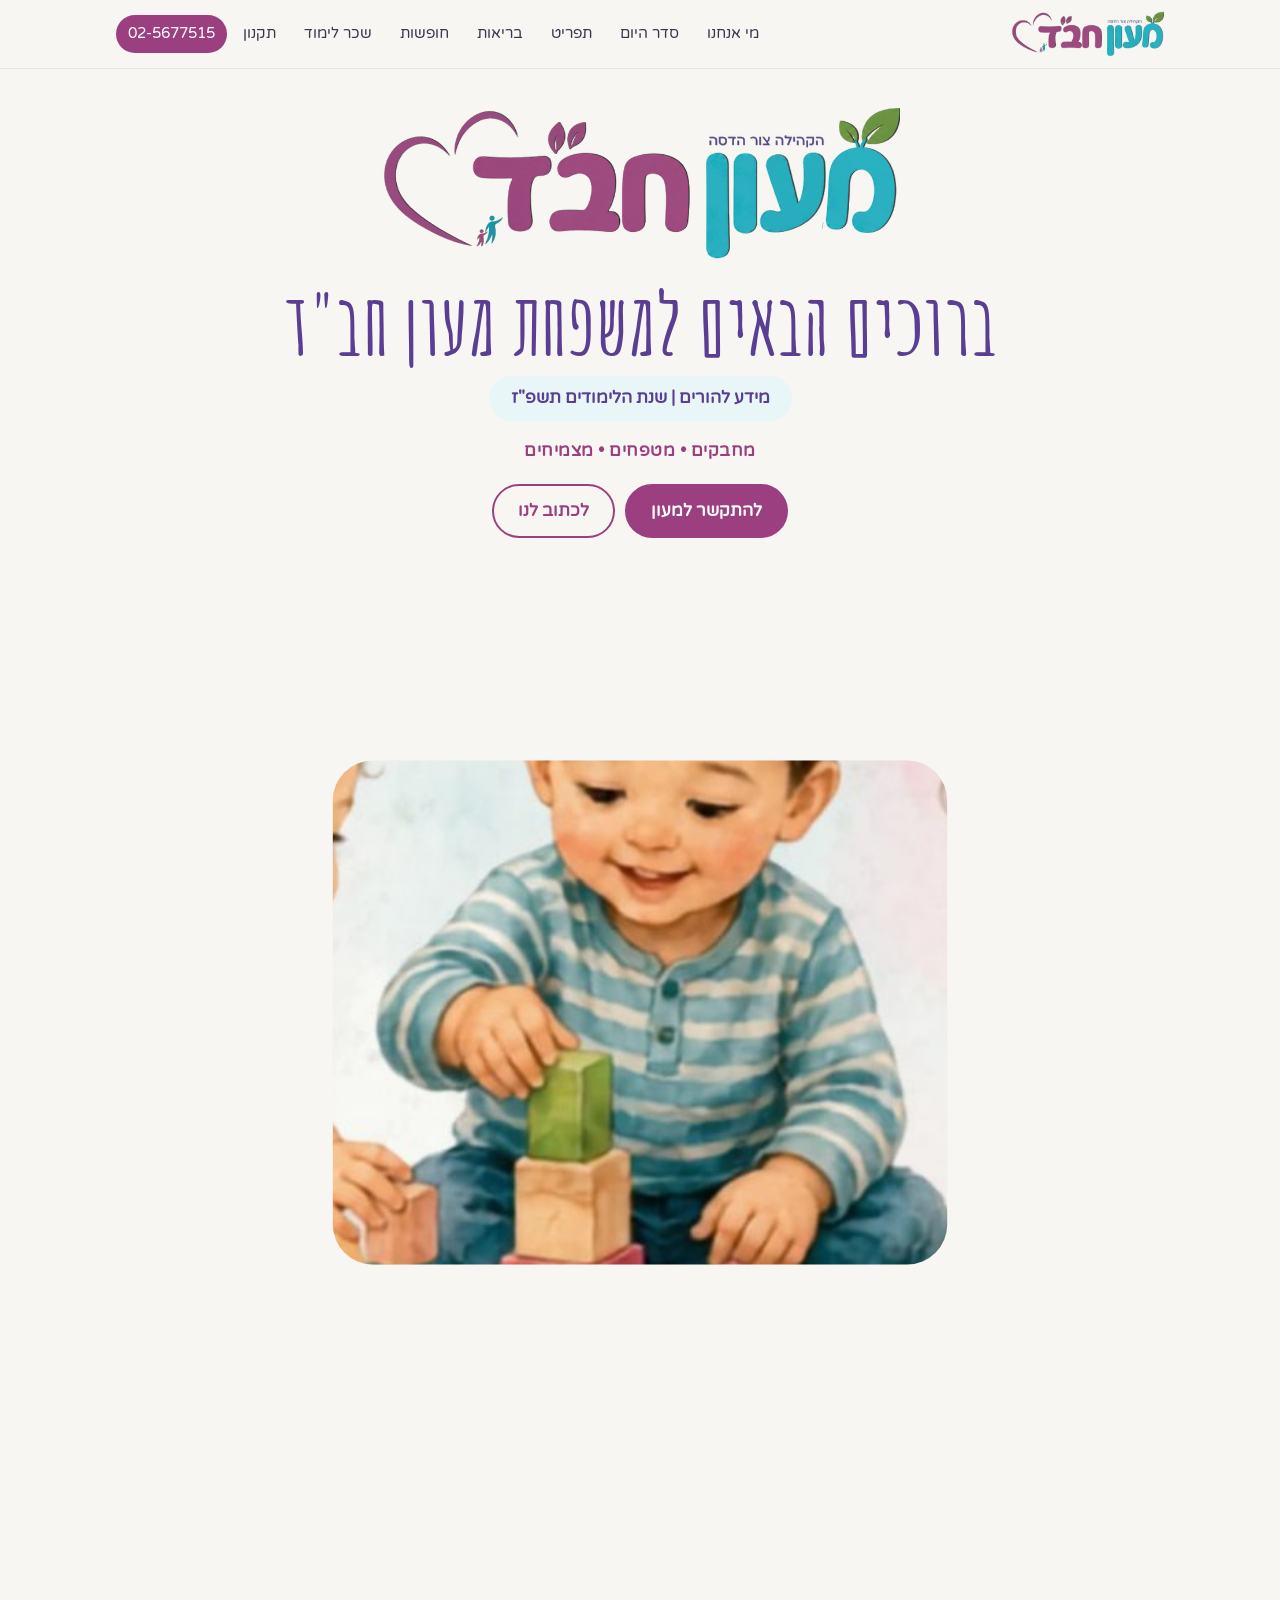
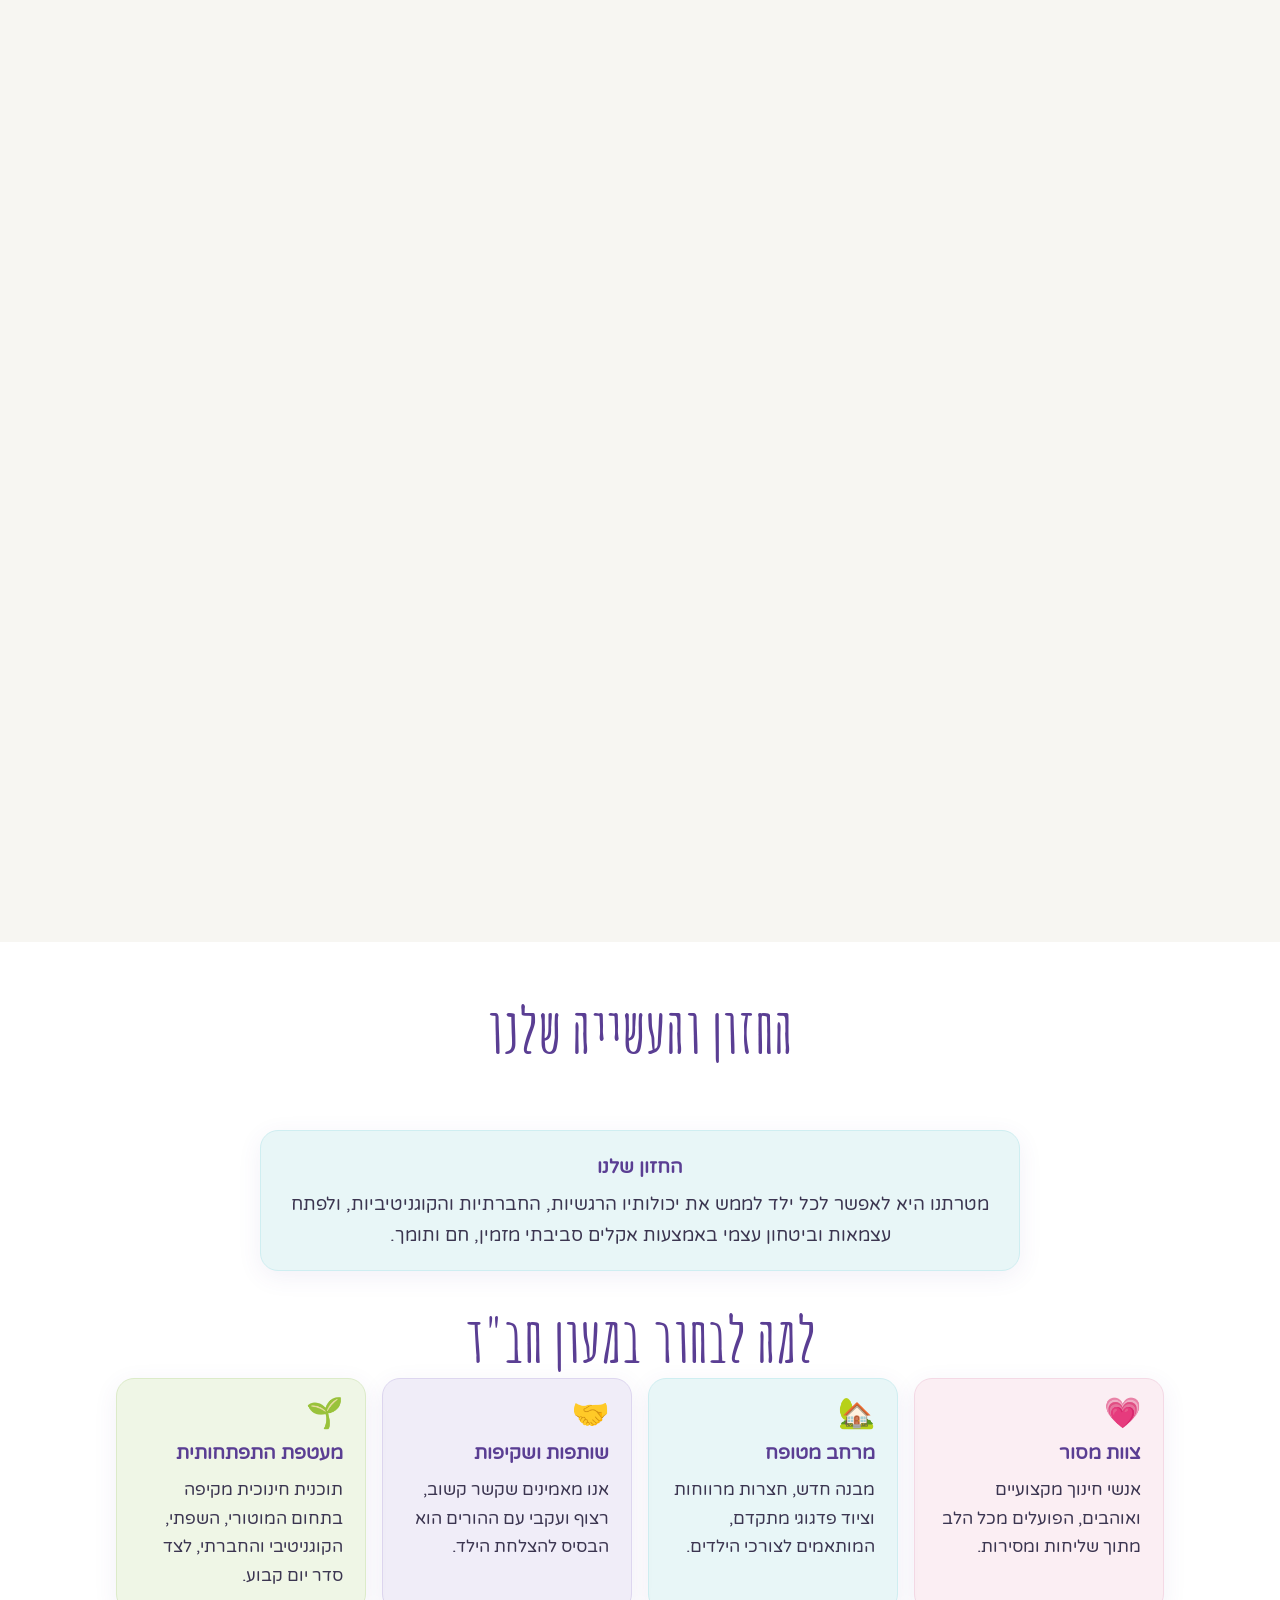
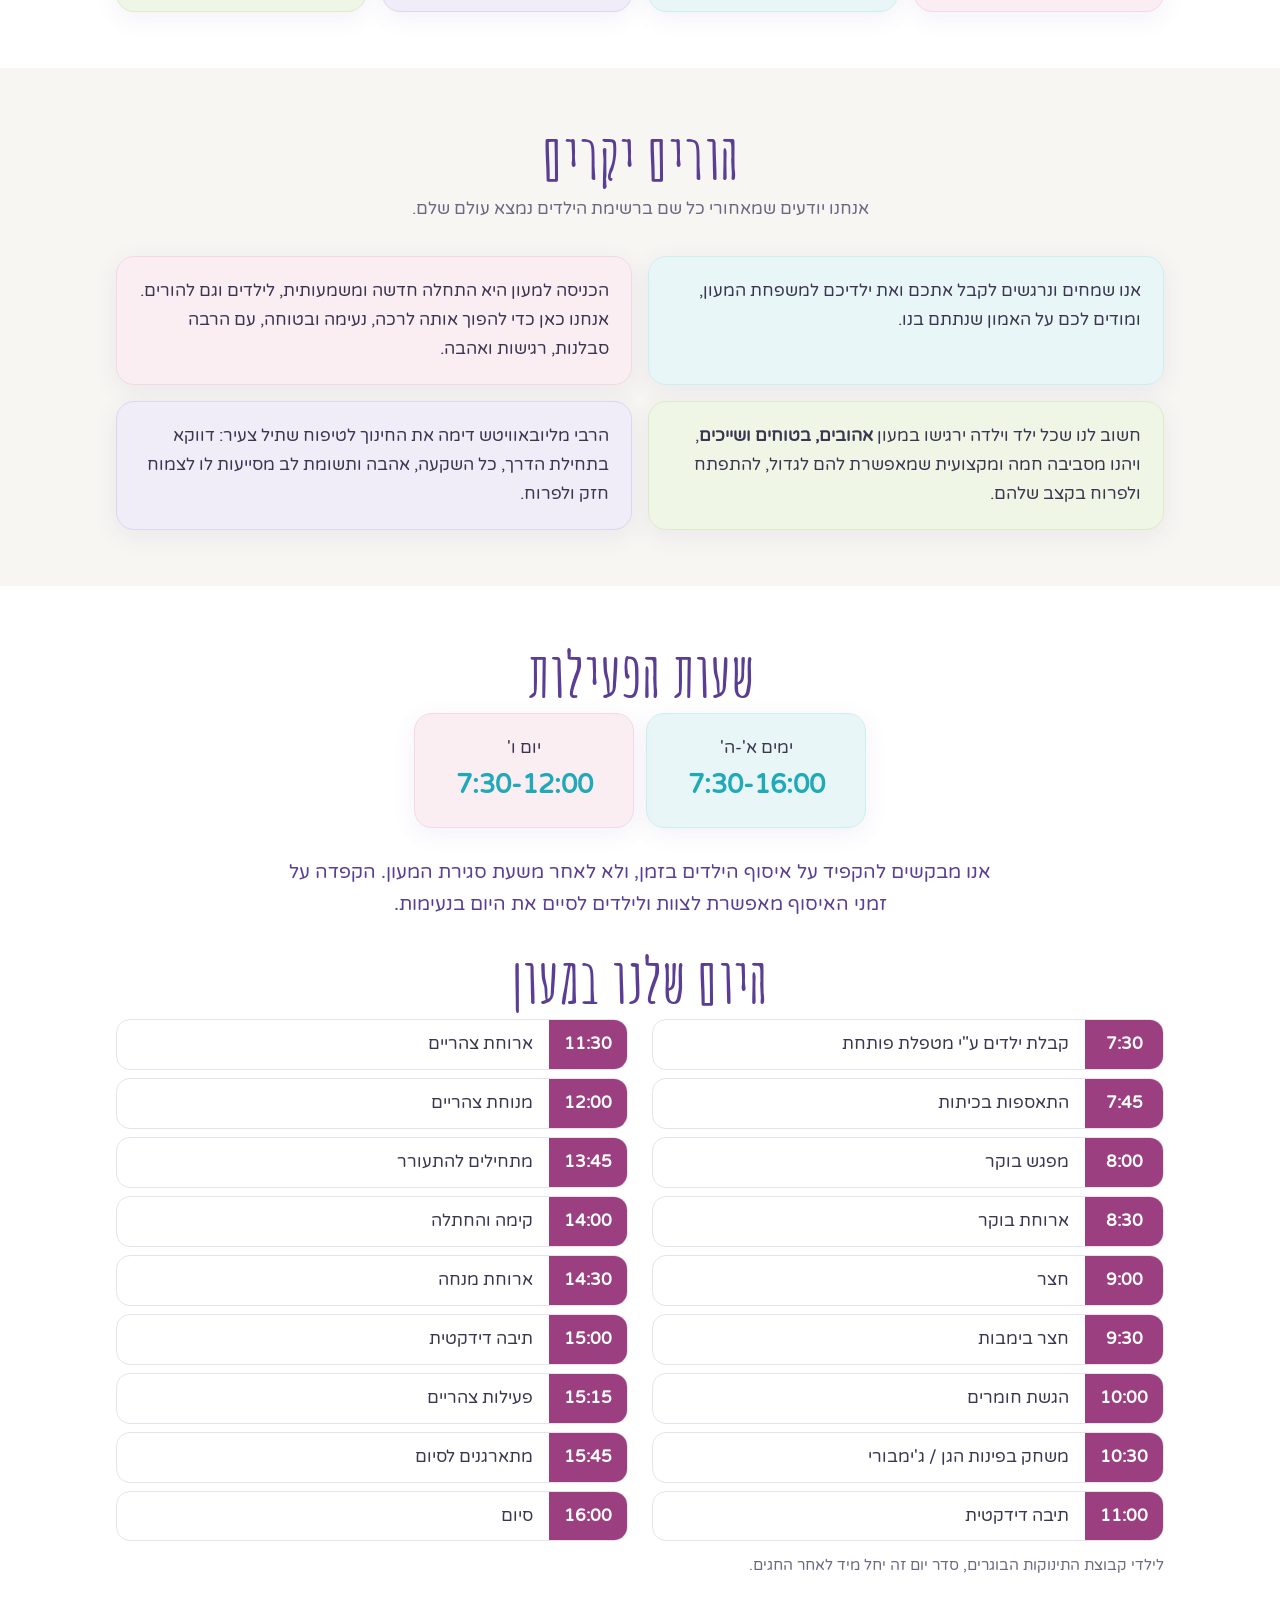
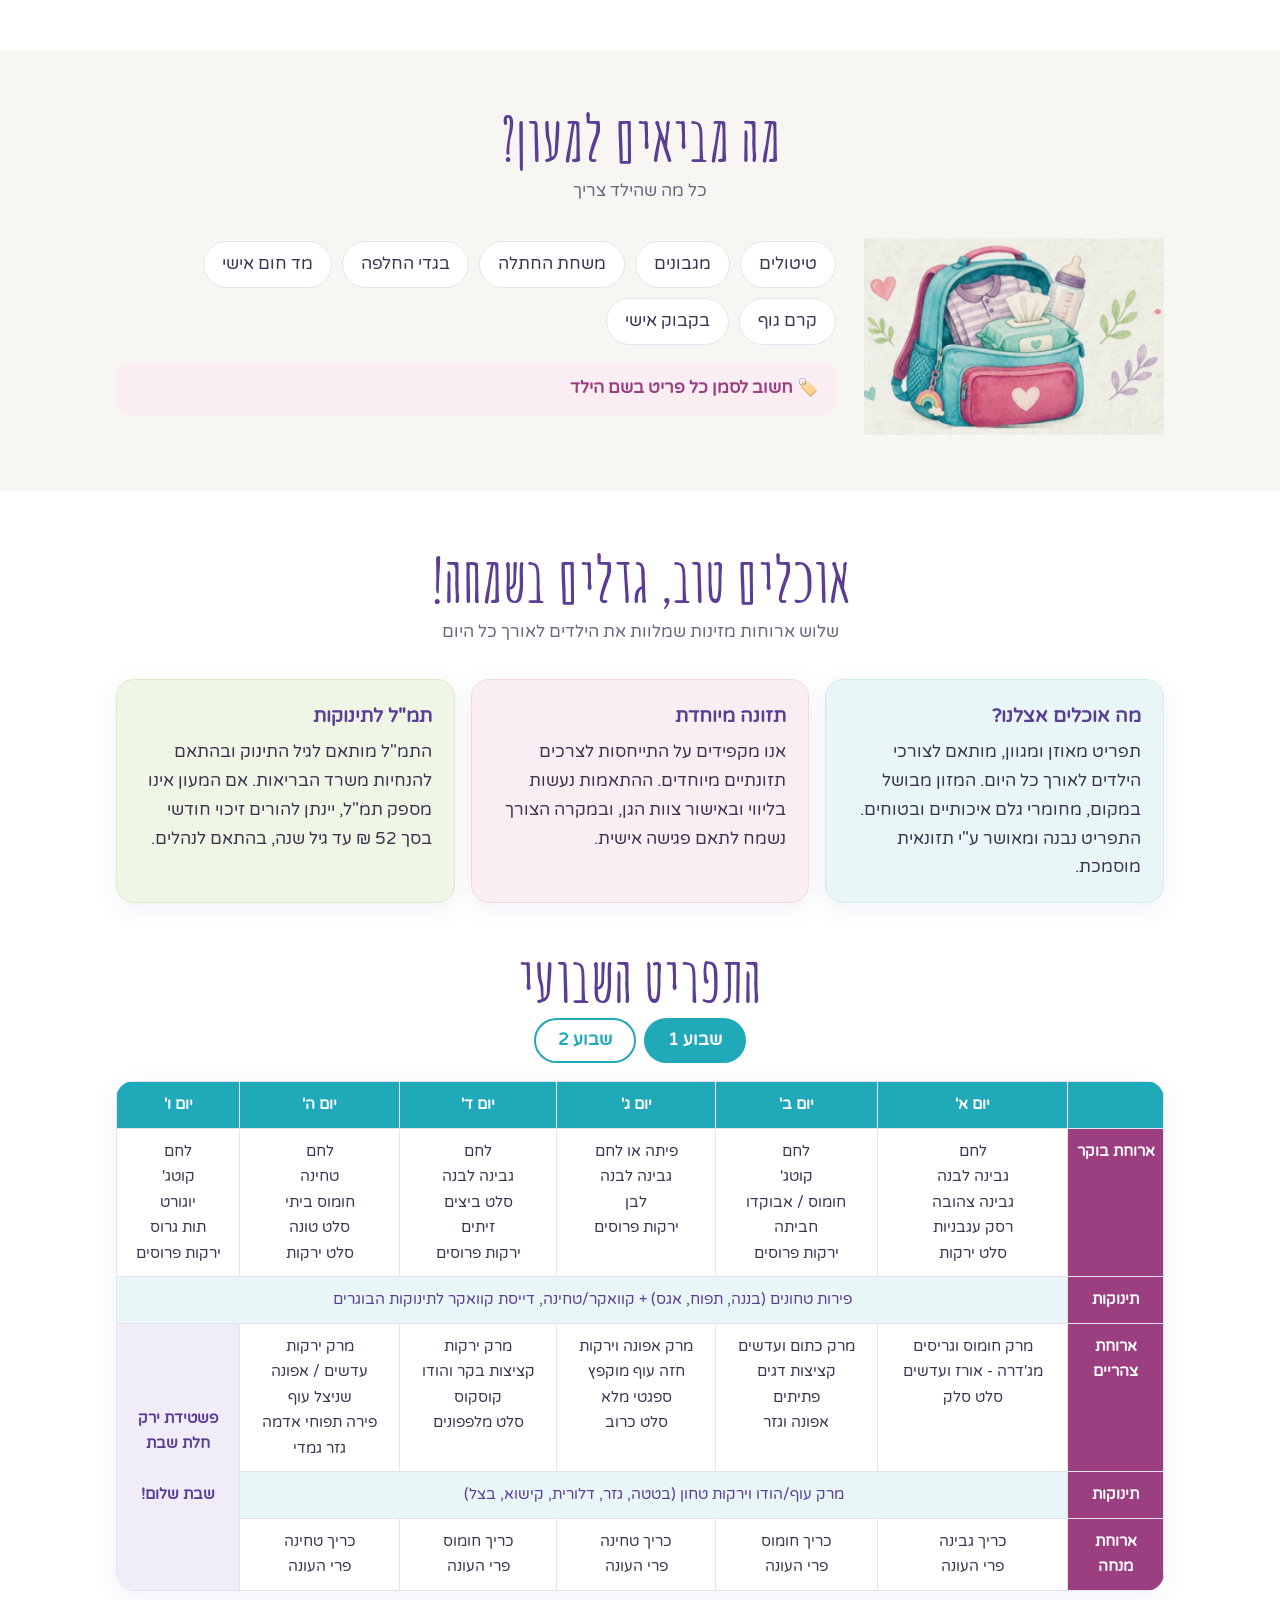
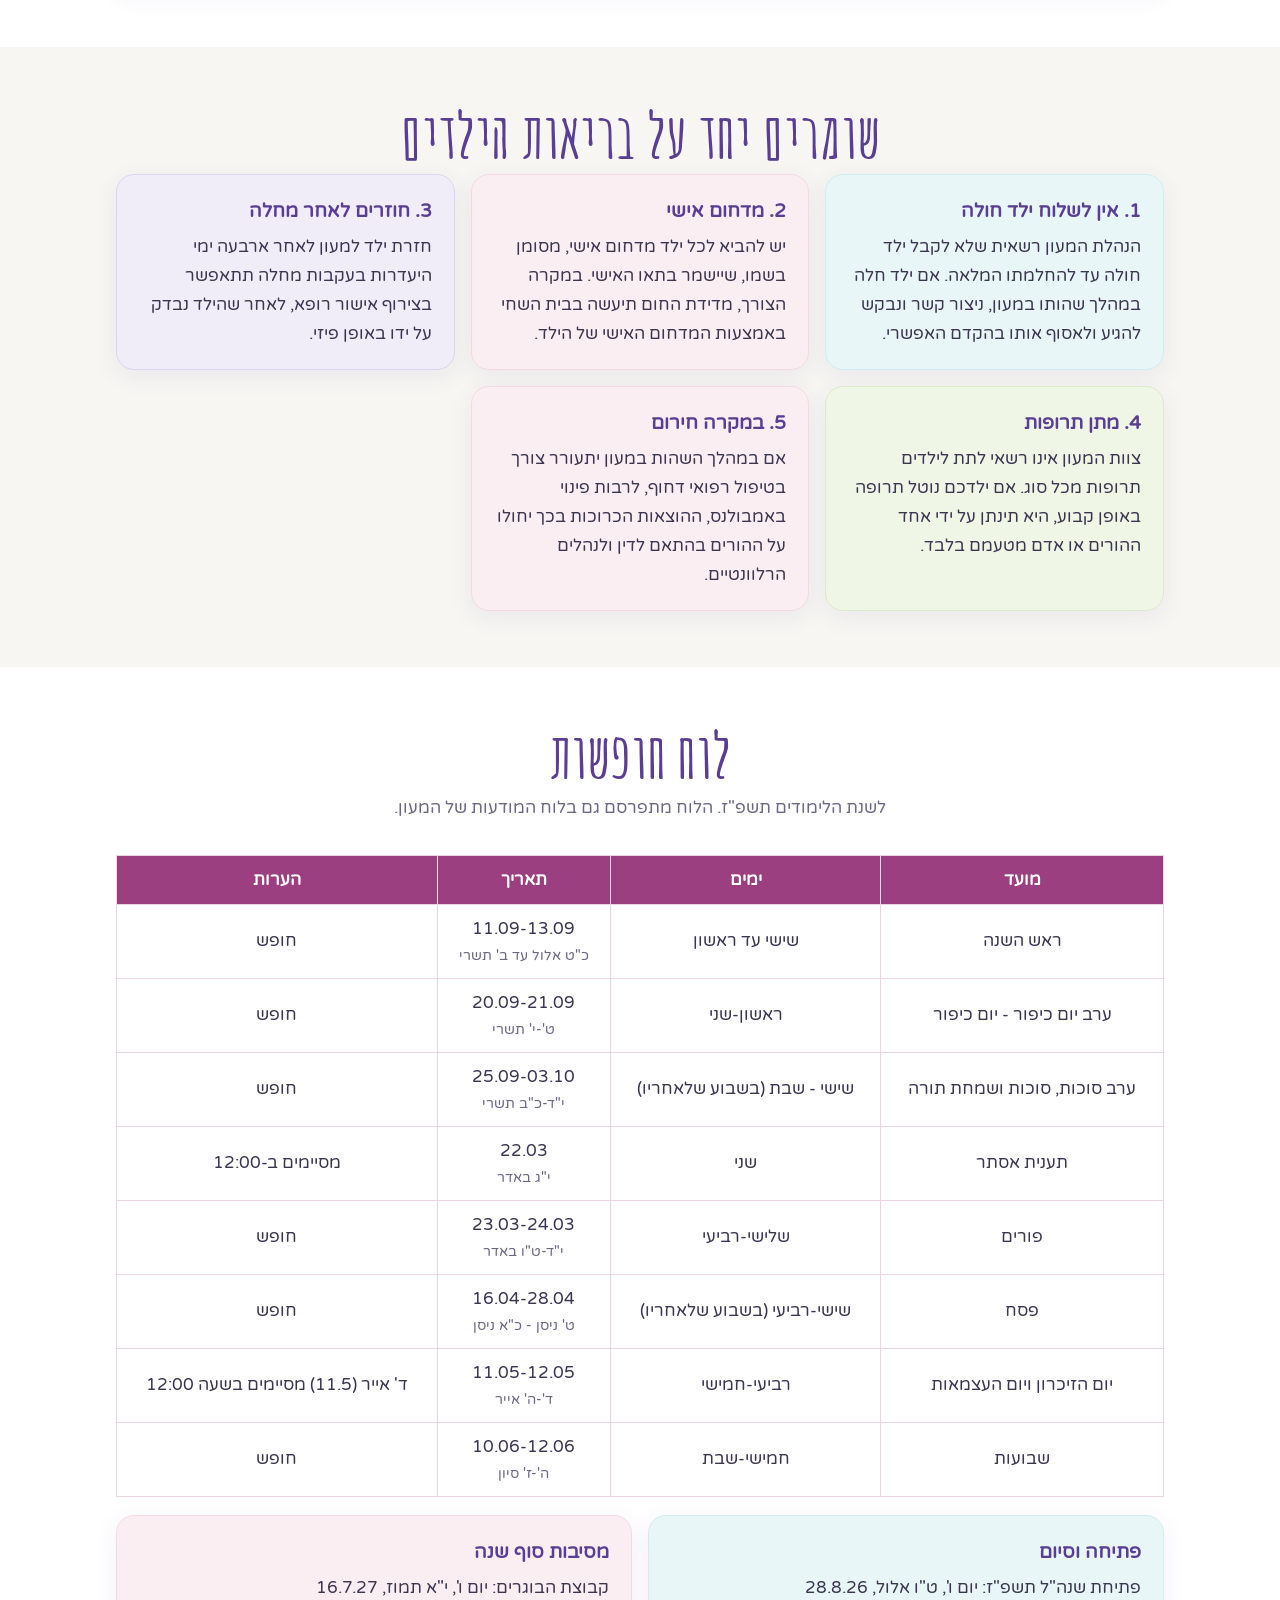
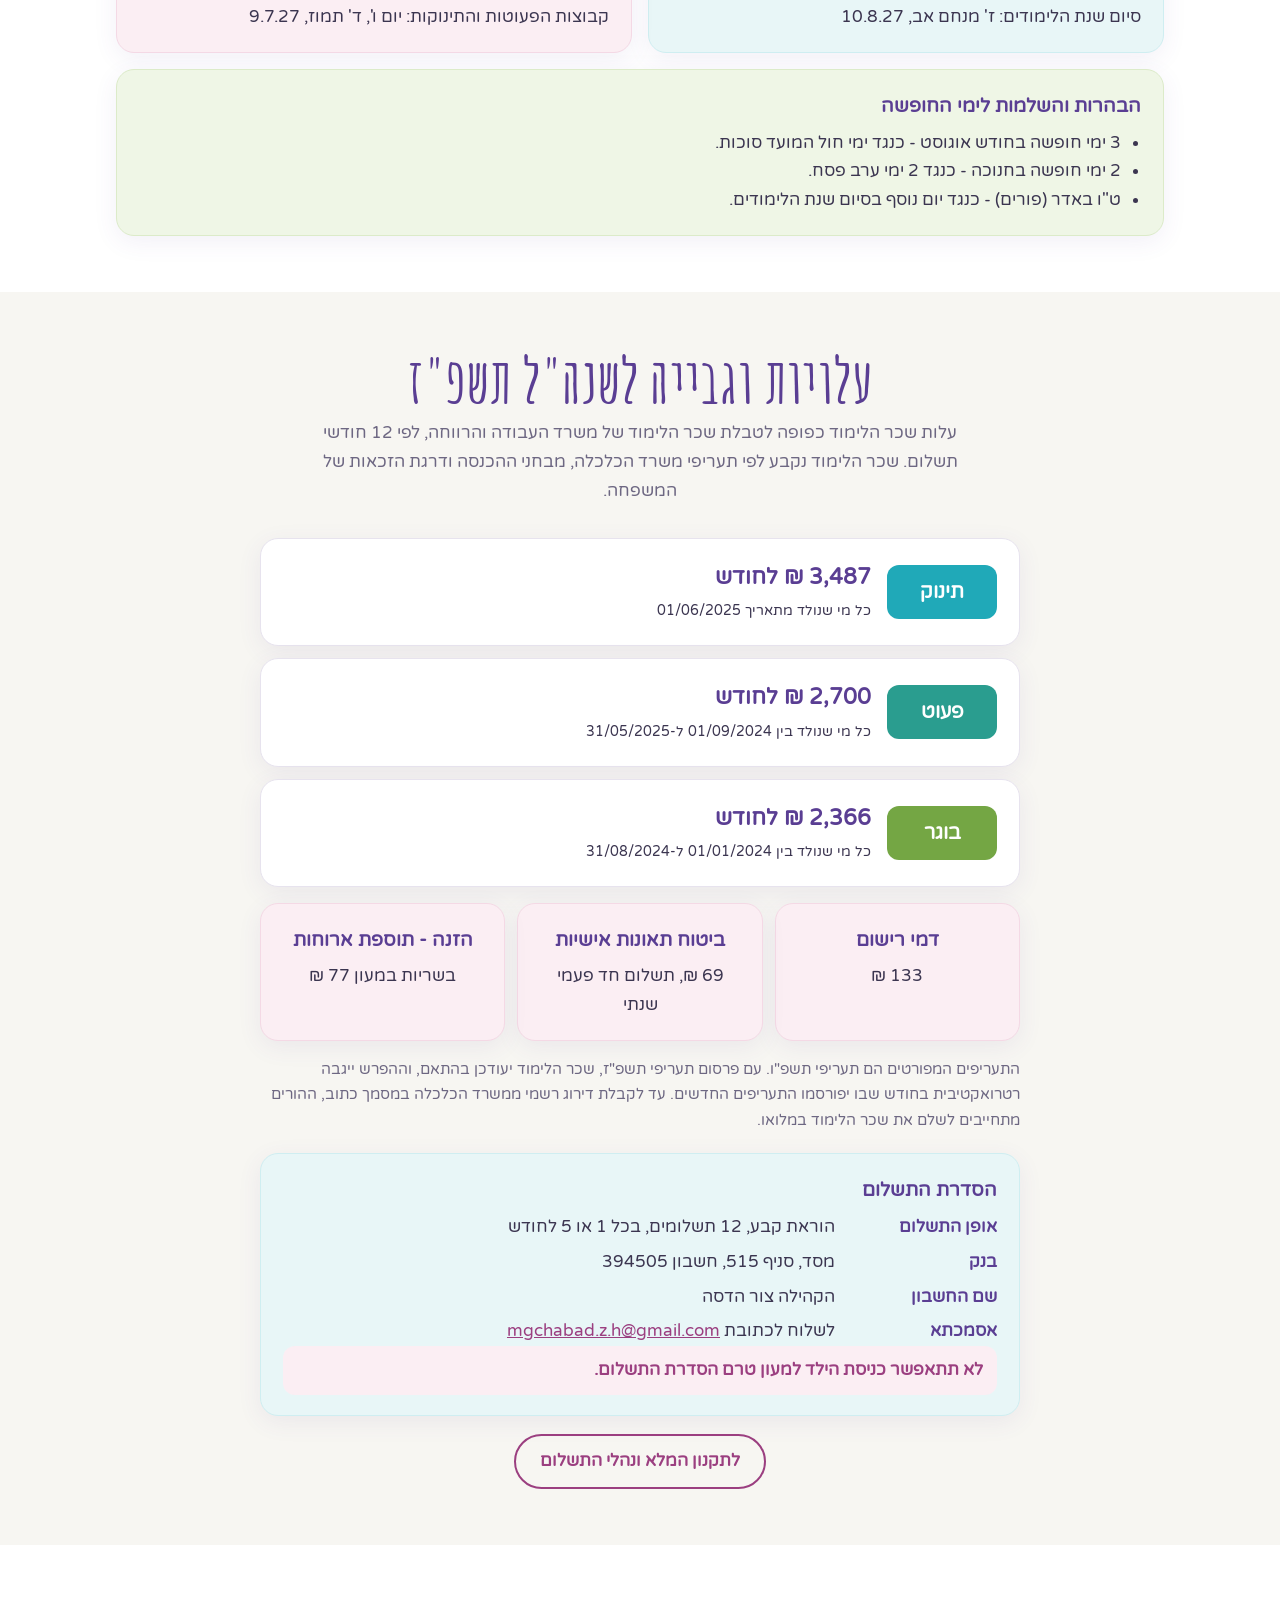
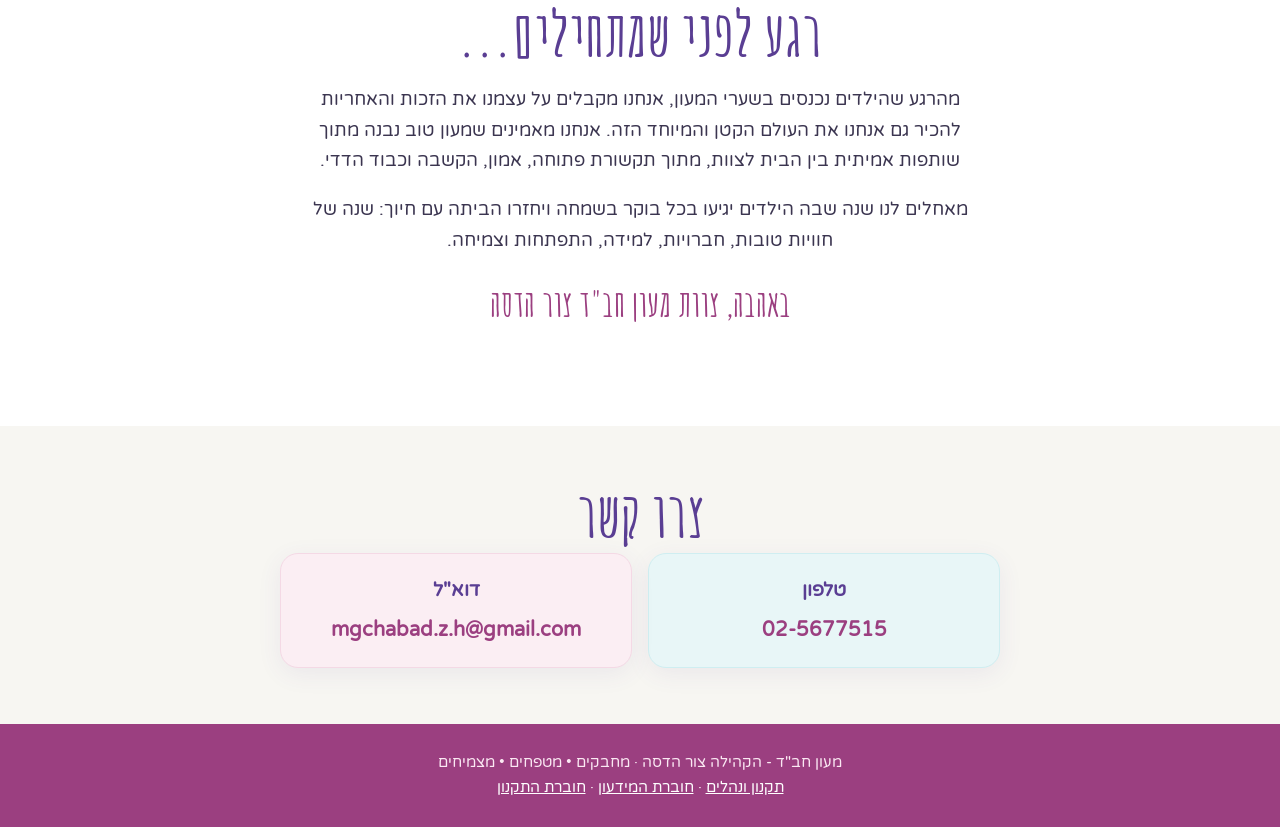
<file: index.html>
<!doctype html>
<html lang="he" dir="rtl">
<head>
<meta charset="utf-8">
<meta name="viewport" content="width=device-width, initial-scale=1">
<title>מעון חב"ד צור הדסה</title>
<meta name="description" content="מעון חב&quot;ד צור הדסה - מחבקים, מטפחים, מצמיחים. 18 שנות עשייה חינוכית לתינוקות ופעוטות, במבנה חדש ומרווח. סדר יום, תפריט, לוח חופשות ומידע להורים לשנת תשפ&quot;ז.">
<meta property="og:title" content="מעון חב&quot;ד צור הדסה">
<meta property="og:description" content="מחבקים, מטפחים, מצמיחים. מידע להורים לשנת תשפ&quot;ז.">
<meta property="og:image" content="assets/kids-blocks.jpg">
<script>
(function () {
  var r = document.documentElement;
  r.classList.add('scrub');
  if (!matchMedia('(prefers-reduced-motion: reduce)').matches) r.classList.add('motion');
  setTimeout(function () { if (!window.siteReady) r.classList.remove('motion', 'scrub'); }, 4000);
})();
</script>
<link rel="preconnect" href="https://fonts.googleapis.com">
<link rel="preconnect" href="https://fonts.gstatic.com" crossorigin>
<link href="https://fonts.googleapis.com/css2?family=Amatic+SC:wght@700&family=Varela+Round&display=swap" rel="stylesheet">
<link rel="stylesheet" href="assets/style.css">
</head>
<body>
<div class="scroll-progress" aria-hidden="true"><i></i></div>

<header class="topbar">
  <div class="wrap">
    <a class="brand" href="./" aria-label="מעון חב&quot;ד צור הדסה - דף הבית"><img src="assets/logo.png" alt="מעון חב&quot;ד - הקהילה צור הדסה"></a>
    <button class="menu-btn" aria-label="תפריט" aria-expanded="false" aria-controls="nav">☰</button>
    <nav class="nav" id="nav">
      <a href="#about">מי אנחנו</a>
      <a href="#day">סדר היום</a>
      <a href="#food">תפריט</a>
      <a href="#health">בריאות</a>
      <a href="#calendar">חופשות</a>
      <a href="#fees">שכר לימוד</a>
      <a href="takanon/">תקנון</a>
      <a class="call" href="tel:025677515">02-5677515</a>
    </nav>
  </div>
</header>

<main>
<section class="hero">
  <div class="wrap">
    <img class="logo" src="assets/logo.png" alt="מעון חב&quot;ד - הקהילה צור הדסה">
    <h1 class="script">ברוכים הבאים למשפחת מעון חב"ד</h1>
    <span class="pill">מידע להורים | שנת הלימודים תשפ"ז</span>
    <p class="tagline">מחבקים • מטפחים • מצמיחים</p>
    <div class="cta">
      <a class="btn" href="tel:025677515">להתקשר למעון</a>
      <a class="btn ghost" href="mailto:mgchabad.z.h@gmail.com">לכתוב לנו</a>
    </div>
  </div>
</section>

<section class="open-scroll" data-open-scroll aria-label="18 שנות עשייה חינוכית">
  <div class="open-pin">
    <div class="open-frame"><img src="assets/kids-blocks.jpg" alt="" width="1200" height="669"></div>
    <div class="open-text">
      <h2>18 שנות עשייה חינוכית</h2>
      <p>מחבקים • מטפחים • מצמיחים, עכשיו במבנה החדש והמרווח שלנו</p>
    </div>
  </div>
</section>

<section id="about" class="alt">
  <div class="wrap">
    <h2 class="script">החזון והעשייה שלנו</h2>
    <p class="lead">אנו שמחים לציין 18 שנות עשייה חינוכית, ששיאן במעבר למבנה החדש והמרווח שלנו!</p>
    <div class="card teal vision">
      <h3>החזון שלנו</h3>
      <p>מטרתנו היא לאפשר לכל ילד לממש את יכולותיו הרגשיות, החברתיות והקוגניטיביות, ולפתח עצמאות וביטחון עצמי באמצעות אקלים סביבתי מזמין, חם ותומך.</p>
    </div>

    <h2 class="script">למה לבחור במעון חב"ד</h2>
    <div class="grid g4">
      <div class="card pink"><div class="icon" aria-hidden="true">💗</div><h3>צוות מסור</h3><p>אנשי חינוך מקצועיים ואוהבים, הפועלים מכל הלב מתוך שליחות ומסירות.</p></div>
      <div class="card teal"><div class="icon" aria-hidden="true">🏡</div><h3>מרחב מטופח</h3><p>מבנה חדש, חצרות מרווחות וציוד פדגוגי מתקדם, המותאמים לצורכי הילדים.</p></div>
      <div class="card violet"><div class="icon" aria-hidden="true">🤝</div><h3>שותפות ושקיפות</h3><p>אנו מאמינים שקשר קשוב, רצוף ועקבי עם ההורים הוא הבסיס להצלחת הילד.</p></div>
      <div class="card green"><div class="icon" aria-hidden="true">🌱</div><h3>מעטפת התפתחותית</h3><p>תוכנית חינוכית מקיפה בתחום המוטורי, השפתי, הקוגניטיבי והחברתי, לצד סדר יום קבוע.</p></div>
    </div>
  </div>
</section>

<section id="welcome">
  <div class="wrap">
    <h2 class="script">הורים יקרים</h2>
    <p class="sub">אנחנו יודעים שמאחורי כל שם ברשימת הילדים נמצא עולם שלם.</p>
    <div class="grid g2">
      <div class="card teal"><p>אנו שמחים ונרגשים לקבל אתכם ואת ילדיכם למשפחת המעון, ומודים לכם על האמון שנתתם בנו.</p></div>
      <div class="card pink"><p>הכניסה למעון היא התחלה חדשה ומשמעותית, לילדים וגם להורים. אנחנו כאן כדי להפוך אותה לרכה, נעימה ובטוחה, עם הרבה סבלנות, רגישות ואהבה.</p></div>
      <div class="card green"><p>חשוב לנו שכל ילד וילדה ירגישו במעון <b>אהובים, בטוחים ושייכים</b>, ויהנו מסביבה חמה ומקצועית שמאפשרת להם לגדול, להתפתח ולפרוח בקצב שלהם.</p></div>
      <div class="card violet"><p>הרבי מליובאוויטש דימה את החינוך לטיפוח שתיל צעיר: דווקא בתחילת הדרך, כל השקעה, אהבה ותשומת לב מסייעות לו לצמוח חזק ולפרוח.</p></div>
    </div>
  </div>
</section>

<section id="day" class="alt">
  <div class="wrap">
    <h2 class="script">שעות הפעילות</h2>
    <div class="hours">
      <div class="card teal">ימים א'-ה'<strong>7:30-16:00</strong></div>
      <div class="card pink">יום ו'<strong>7:30-12:00</strong></div>
    </div>
    <p class="lead">אנו מבקשים להקפיד על איסוף הילדים בזמן, ולא לאחר משעת סגירת המעון. הקפדה על זמני האיסוף מאפשרת לצוות ולילדים לסיים את היום בנעימות.</p>

    <h2 class="script">היום שלנו במעון</h2>
    <div class="schedule-cols">
      <ol class="timeline">
        <li><time>7:30</time><span>קבלת ילדים ע"י מטפלת פותחת</span></li>
        <li><time>7:45</time><span>התאספות בכיתות</span></li>
        <li><time>8:00</time><span>מפגש בוקר</span></li>
        <li><time>8:30</time><span>ארוחת בוקר</span></li>
        <li><time>9:00</time><span>חצר</span></li>
        <li><time>9:30</time><span>חצר בימבות</span></li>
        <li><time>10:00</time><span>הגשת חומרים</span></li>
        <li><time>10:30</time><span>משחק בפינות הגן / ג'ימבורי</span></li>
        <li><time>11:00</time><span>תיבה דידקטית</span></li>
      </ol>
      <ol class="timeline">
        <li><time>11:30</time><span>ארוחת צהריים</span></li>
        <li><time>12:00</time><span>מנוחת צהריים</span></li>
        <li><time>13:45</time><span>מתחילים להתעורר</span></li>
        <li><time>14:00</time><span>קימה והחתלה</span></li>
        <li><time>14:30</time><span>ארוחת מנחה</span></li>
        <li><time>15:00</time><span>תיבה דידקטית</span></li>
        <li><time>15:15</time><span>פעילות צהריים</span></li>
        <li><time>15:45</time><span>מתארגנים לסיום</span></li>
        <li><time>16:00</time><span>סיום</span></li>
      </ol>
    </div>
    <p class="note">לילדי קבוצת התינוקות הבוגרים, סדר יום זה יחל מיד לאחר החגים.</p>
  </div>
</section>

<section id="bring">
  <div class="wrap">
    <h2 class="script">מה מביאים למעון?</h2>
    <p class="sub">כל מה שהילד צריך</p>
    <div class="bring">
      <img src="assets/backpack.jpg" alt="איור: תיק גב עם בגדים, מגבונים ובקבוק" width="700" height="459">
      <div>
        <ul class="chips">
          <li>טיטולים</li><li>מגבונים</li><li>משחת החתלה</li><li>בגדי החלפה</li>
          <li>מד חום אישי</li><li>קרם גוף</li><li>בקבוק אישי</li>
        </ul>
        <p class="flag">🏷️ חשוב לסמן כל פריט בשם הילד</p>
      </div>
    </div>
  </div>
</section>

<section id="food" class="alt">
  <div class="wrap">
    <h2 class="script">אוכלים טוב, גדלים בשמחה!</h2>
    <p class="sub">שלוש ארוחות מזינות שמלוות את הילדים לאורך כל היום</p>
    <div class="grid g3">
      <div class="card teal"><h3>מה אוכלים אצלנו?</h3><p>תפריט מאוזן ומגוון, מותאם לצורכי הילדים לאורך כל היום. המזון מבושל במקום, מחומרי גלם איכותיים ובטוחים. התפריט נבנה ומאושר ע"י תזונאית מוסמכת.</p></div>
      <div class="card pink"><h3>תזונה מיוחדת</h3><p>אנו מקפידים על התייחסות לצרכים תזונתיים מיוחדים. ההתאמות נעשות בליווי ובאישור צוות הגן, ובמקרה הצורך נשמח לתאם פגישה אישית.</p></div>
      <div class="card green"><h3>תמ"ל לתינוקות</h3><p>התמ"ל מותאם לגיל התינוק ובהתאם להנחיות משרד הבריאות. אם המעון אינו מספק תמ"ל, יינתן להורים זיכוי חודשי בסך 52 ₪ עד גיל שנה, בהתאם לנהלים.</p></div>
    </div>

    <h2 class="script" style="margin-top:44px">התפריט השבועי</h2>
    <div class="tabs" role="tablist" aria-label="שבוע בתפריט">
      <button role="tab" aria-selected="true" aria-controls="week1" id="tab1">שבוע 1</button>
      <button role="tab" aria-selected="false" aria-controls="week2" id="tab2">שבוע 2</button>
    </div>

    <div class="table-scroll" id="week1" role="tabpanel" aria-labelledby="tab1">
      <table class="menu">
        <thead><tr><th></th><th>יום א'</th><th>יום ב'</th><th>יום ג'</th><th>יום ד'</th><th>יום ה'</th><th>יום ו'</th></tr></thead>
        <tbody>
          <tr><th>ארוחת בוקר</th>
            <td><ul><li>לחם</li><li>גבינה לבנה</li><li>גבינה צהובה</li><li>רסק עגבניות</li><li>סלט ירקות</li></ul></td>
            <td><ul><li>לחם</li><li>קוטג'</li><li>חומוס / אבוקדו</li><li>חביתה</li><li>ירקות פרוסים</li></ul></td>
            <td><ul><li>פיתה או לחם</li><li>גבינה לבנה</li><li>לבן</li><li>ירקות פרוסים</li></ul></td>
            <td><ul><li>לחם</li><li>גבינה לבנה</li><li>סלט ביצים</li><li>זיתים</li><li>ירקות פרוסים</li></ul></td>
            <td><ul><li>לחם</li><li>טחינה</li><li>חומוס ביתי</li><li>סלט טונה</li><li>סלט ירקות</li></ul></td>
            <td><ul><li>לחם</li><li>קוטג'</li><li>יוגורט</li><li>תות גרוס</li><li>ירקות פרוסים</li></ul></td>
          </tr>
          <tr class="snack"><th>תינוקות</th><td colspan="6">פירות טחונים (בננה, תפוח, אגס) + קוואקר/טחינה, דייסת קוואקר לתינוקות הבוגרים</td></tr>
          <tr><th>ארוחת צהריים</th>
            <td><ul><li>מרק חומוס וגריסים</li><li>מג'דרה - אורז ועדשים</li><li>סלט סלק</li></ul></td>
            <td><ul><li>מרק כתום ועדשים</li><li>קציצות דגים</li><li>פתיתים</li><li>אפונה וגזר</li></ul></td>
            <td><ul><li>מרק אפונה וירקות</li><li>חזה עוף מוקפץ</li><li>ספגטי מלא</li><li>סלט כרוב</li></ul></td>
            <td><ul><li>מרק ירקות</li><li>קציצות בקר והודו</li><li>קוסקוס</li><li>סלט מלפפונים</li></ul></td>
            <td><ul><li>מרק ירקות</li><li>עדשים / אפונה</li><li>שניצל עוף</li><li>פירה תפוחי אדמה</li><li>גזר גמדי</li></ul></td>
            <td class="shabbat" rowspan="3">פשטידת ירק<br>חלת שבת<br><br>שבת שלום!</td>
          </tr>
          <tr class="snack"><th>תינוקות</th><td colspan="5">מרק עוף/הודו וירקות טחון (בטטה, גזר, דלורית, קישוא, בצל)</td></tr>
          <tr><th>ארוחת מנחה</th>
            <td>כריך גבינה<br>פרי העונה</td><td>כריך חומוס<br>פרי העונה</td><td>כריך טחינה<br>פרי העונה</td><td>כריך חומוס<br>פרי העונה</td><td>כריך טחינה<br>פרי העונה</td>
          </tr>
        </tbody>
      </table>
    </div>

    <div class="table-scroll" id="week2" role="tabpanel" aria-labelledby="tab2" hidden>
      <table class="menu">
        <thead><tr><th></th><th>יום א'</th><th>יום ב'</th><th>יום ג'</th><th>יום ד'</th><th>יום ה'</th><th>יום ו'</th></tr></thead>
        <tbody>
          <tr><th>ארוחת בוקר</th>
            <td><ul><li>לחם</li><li>גבינה לבנה</li><li>גבינה צהובה</li><li>רסק עגבניות</li><li>סלט ירקות</li></ul></td>
            <td><ul><li>לחם</li><li>קוטג'</li><li>חומוס / אבוקדו</li><li>חביתה</li><li>ירקות פרוסים</li></ul></td>
            <td><ul><li>פיתה או לחם</li><li>גבינה לבנה</li><li>לבן</li><li>ירקות פרוסים</li></ul></td>
            <td><ul><li>לחם</li><li>גבינה לבנה</li><li>סלט ביצים</li><li>זיתים</li><li>ירקות פרוסים</li></ul></td>
            <td><ul><li>לחם</li><li>טחינה</li><li>חומוס ביתי</li><li>סלט טונה</li><li>סלט ירקות</li></ul></td>
            <td><ul><li>לחם</li><li>קוטג'</li><li>יוגורט</li><li>תות גרוס</li><li>ירקות פרוסים</li></ul></td>
          </tr>
          <tr class="snack"><th>תינוקות</th><td colspan="6">פירות טחונים (בננה, תפוח, אגס) + קוואקר/טחינה, דייסת קוואקר לתינוקות הבוגרים</td></tr>
          <tr><th>ארוחת צהריים</th>
            <td><ul><li>מרק ירקות</li><li>תבשיל חומוס וירקות</li><li>בורגול</li><li>סלט כרוב קצוץ</li></ul></td>
            <td><ul><li>מרק עדשים וירקות</li><li>מושט ברוטב</li><li>פירה תפוחי אדמה</li><li>סלט גזר</li></ul></td>
            <td><ul><li>מרק גריסים</li><li>נתחי עוף ברוטב קארי</li><li>אורז</li><li>אפונה וגזר</li></ul></td>
            <td><ul><li>מרק ירקות ועדשים כתומות</li><li>בולונז בקר</li><li>פסטה</li><li>סלט סלק</li></ul></td>
            <td><ul><li>מרק ירקות</li><li>נתחי חזה עוף ברוטב אדום</li><li>קוסקוס מלא</li><li>קישוא ודלעת</li></ul></td>
            <td class="shabbat" rowspan="3">פשטידת ירק<br>חלת שבת<br><br>שבת שלום!</td>
          </tr>
          <tr class="snack"><th>תינוקות</th><td colspan="5">מרק עוף/הודו וירקות טחון (בטטה, גזר, דלורית, קישוא, בצל)</td></tr>
          <tr><th>ארוחת מנחה</th>
            <td>כריך גבינה<br>פרי העונה</td><td>כריך חומוס<br>פרי העונה</td><td>כריך טחינה<br>פרי העונה</td><td>כריך חומוס<br>פרי העונה</td><td>כריך טחינה<br>פרי העונה</td>
          </tr>
        </tbody>
      </table>
    </div>
  </div>
</section>

<section id="health">
  <div class="wrap">
    <h2 class="script">שומרים יחד על בריאות הילדים</h2>
    <div class="grid g3">
      <div class="card teal"><h3>1. אין לשלוח ילד חולה</h3><p>הנהלת המעון רשאית שלא לקבל ילד חולה עד להחלמתו המלאה. אם ילד חלה במהלך שהותו במעון, ניצור קשר ונבקש להגיע ולאסוף אותו בהקדם האפשרי.</p></div>
      <div class="card pink"><h3>2. מדחום אישי</h3><p>יש להביא לכל ילד מדחום אישי, מסומן בשמו, שיישמר בתאו האישי. במקרה הצורך, מדידת החום תיעשה בבית השחי באמצעות המדחום האישי של הילד.</p></div>
      <div class="card violet"><h3>3. חוזרים לאחר מחלה</h3><p>חזרת ילד למעון לאחר ארבעה ימי היעדרות בעקבות מחלה תתאפשר בצירוף אישור רופא, לאחר שהילד נבדק על ידו באופן פיזי.</p></div>
      <div class="card green"><h3>4. מתן תרופות</h3><p>צוות המעון אינו רשאי לתת לילדים תרופות מכל סוג. אם ילדכם נוטל תרופה באופן קבוע, היא תינתן על ידי אחד ההורים או אדם מטעמם בלבד.</p></div>
      <div class="card pink"><h3>5. במקרה חירום</h3><p>אם במהלך השהות במעון יתעורר צורך בטיפול רפואי דחוף, לרבות פינוי באמבולנס, ההוצאות הכרוכות בכך יחולו על ההורים בהתאם לדין ולנהלים הרלוונטיים.</p></div>
    </div>
  </div>
</section>

<section id="calendar" class="alt">
  <div class="wrap">
    <h2 class="script">לוח חופשות</h2>
    <p class="sub">לשנת הלימודים תשפ"ז. הלוח מתפרסם גם בלוח המודעות של המעון.</p>
    <table class="cal">
      <thead><tr><th>מועד</th><th>ימים</th><th>תאריך</th><th>הערות</th></tr></thead>
      <tbody>
        <tr><td data-label="מועד">ראש השנה</td><td data-label="ימים">שישי עד ראשון</td><td data-label="תאריך">11.09-13.09<small>כ"ט אלול עד ב' תשרי</small></td><td data-label="הערות">חופש</td></tr>
        <tr><td data-label="מועד">ערב יום כיפור - יום כיפור</td><td data-label="ימים">ראשון-שני</td><td data-label="תאריך">20.09-21.09<small>ט'-י' תשרי</small></td><td data-label="הערות">חופש</td></tr>
        <tr><td data-label="מועד">ערב סוכות, סוכות ושמחת תורה</td><td data-label="ימים">שישי - שבת (בשבוע שלאחריו)</td><td data-label="תאריך">25.09-03.10<small>י"ד-כ"ב תשרי</small></td><td data-label="הערות">חופש</td></tr>
        <tr><td data-label="מועד">תענית אסתר</td><td data-label="ימים">שני</td><td data-label="תאריך">22.03<small>י"ג באדר</small></td><td data-label="הערות">מסיימים ב-12:00</td></tr>
        <tr><td data-label="מועד">פורים</td><td data-label="ימים">שלישי-רביעי</td><td data-label="תאריך">23.03-24.03<small>י"ד-ט"ו באדר</small></td><td data-label="הערות">חופש</td></tr>
        <tr><td data-label="מועד">פסח</td><td data-label="ימים">שישי-רביעי (בשבוע שלאחריו)</td><td data-label="תאריך">16.04-28.04<small>ט' ניסן - כ"א ניסן</small></td><td data-label="הערות">חופש</td></tr>
        <tr><td data-label="מועד">יום הזיכרון ויום העצמאות</td><td data-label="ימים">רביעי-חמישי</td><td data-label="תאריך">11.05-12.05<small>ד'-ה' אייר</small></td><td data-label="הערות">ד' אייר (11.5) מסיימים בשעה 12:00</td></tr>
        <tr><td data-label="מועד">שבועות</td><td data-label="ימים">חמישי-שבת</td><td data-label="תאריך">10.06-12.06<small>ה'-ז' סיון</small></td><td data-label="הערות">חופש</td></tr>
      </tbody>
    </table>
    <div class="grid g2 cal-notes">
      <div class="card teal">
        <h3>פתיחה וסיום</h3>
        <p>פתיחת שנה"ל תשפ"ז: יום ו', ט"ו אלול, 28.8.26<br>סיום שנת הלימודים: ז' מנחם אב, 10.8.27</p>
      </div>
      <div class="card pink">
        <h3>מסיבות סוף שנה</h3>
        <p>קבוצת הבוגרים: יום ו', י"א תמוז, 16.7.27<br>קבוצות הפעוטות והתינוקות: יום ו', ד' תמוז, 9.7.27</p>
      </div>
      <div class="card green" style="grid-column:1/-1">
        <h3>הבהרות והשלמות לימי החופשה</h3>
        <ul style="margin:0;padding-inline-start:20px">
          <li>3 ימי חופשה בחודש אוגוסט - כנגד ימי חול המועד סוכות.</li>
          <li>2 ימי חופשה בחנוכה - כנגד 2 ימי ערב פסח.</li>
          <li>ט"ו באדר (פורים) - כנגד יום נוסף בסיום שנת הלימודים.</li>
        </ul>
      </div>
    </div>
  </div>
</section>

<section id="fees">
  <div class="wrap">
    <h2 class="script">עלויות וגבייה לשנה"ל תשפ"ז</h2>
    <p class="sub">עלות שכר הלימוד כפופה לטבלת שכר הלימוד של משרד העבודה והרווחה, לפי 12 חודשי תשלום. שכר הלימוד נקבע לפי תעריפי משרד הכלכלה, מבחני ההכנסה ודרגת הזכאות של המשפחה.</p>
    <div class="fees">
      <div class="card fee"><b class="tag" style="background:var(--teal)">תינוק</b><div><span class="price">3,487 ₪ לחודש</span><br><small>כל מי שנולד מתאריך 01/06/2025</small></div></div>
      <div class="card fee"><b class="tag" style="background:#2a9d8f">פעוט</b><div><span class="price">2,700 ₪ לחודש</span><br><small>כל מי שנולד בין 01/09/2024 ל-31/05/2025</small></div></div>
      <div class="card fee"><b class="tag" style="background:var(--green)">בוגר</b><div><span class="price">2,366 ₪ לחודש</span><br><small>כל מי שנולד בין 01/01/2024 ל-31/08/2024</small></div></div>
    </div>
    <div class="extras">
      <div class="card pink"><h3>דמי רישום</h3><p>133 ₪</p></div>
      <div class="card pink"><h3>ביטוח תאונות אישיות</h3><p>69 ₪, תשלום חד פעמי שנתי</p></div>
      <div class="card pink"><h3>הזנה - תוספת ארוחות</h3><p>בשריות במעון 77 ₪</p></div>
    </div>
    <p class="note" style="max-width:760px;margin:16px auto 0">התעריפים המפורטים הם תעריפי תשפ"ו. עם פרסום תעריפי תשפ"ז, שכר הלימוד יעודכן בהתאם, וההפרש ייגבה רטרואקטיבית בחודש שבו יפורסמו התעריפים החדשים. עד לקבלת דירוג רשמי ממשרד הכלכלה במסמך כתוב, ההורים מתחייבים לשלם את שכר הלימוד במלואו.</p>

    <div class="card teal bank">
      <h3>הסדרת התשלום</h3>
      <dl>
        <dt>אופן התשלום</dt><dd>הוראת קבע, 12 תשלומים, בכל 1 או 5 לחודש</dd>
        <dt>בנק</dt><dd>מסד, סניף 515, חשבון 394505</dd>
        <dt>שם החשבון</dt><dd>הקהילה צור הדסה</dd>
        <dt>אסמכתא</dt><dd>לשלוח לכתובת <a href="mailto:mgchabad.z.h@gmail.com">mgchabad.z.h@gmail.com</a></dd>
      </dl>
      <p class="warn">לא תתאפשר כניסת הילד למעון טרם הסדרת התשלום.</p>
    </div>
    <div class="cta"><a class="btn ghost" href="takanon/">לתקנון המלא ונהלי התשלום</a></div>
  </div>
</section>

<section class="alt">
  <div class="wrap closing">
    <h2 class="script">רגע לפני שמתחילים...</h2>
    <p>מהרגע שהילדים נכנסים בשערי המעון, אנחנו מקבלים על עצמנו את הזכות והאחריות להכיר גם אנחנו את העולם הקטן והמיוחד הזה. אנחנו מאמינים שמעון טוב נבנה מתוך שותפות אמיתית בין הבית לצוות, מתוך תקשורת פתוחה, אמון, הקשבה וכבוד הדדי.</p>
    <p>מאחלים לנו שנה שבה הילדים יגיעו בכל בוקר בשמחה ויחזרו הביתה עם חיוך: שנה של חוויות טובות, חברויות, למידה, התפתחות וצמיחה.</p>
    <p class="sign">באהבה, צוות מעון חב"ד צור הדסה</p>
  </div>
</section>

<section id="contact" class="contact">
  <div class="wrap">
    <h2 class="script">צרו קשר</h2>
    <div class="grid g2">
      <div class="card teal"><h3>טלפון</h3><a href="tel:025677515" dir="ltr">02-5677515</a></div>
      <div class="card pink"><h3>דוא"ל</h3><a href="mailto:mgchabad.z.h@gmail.com">mgchabad.z.h@gmail.com</a></div>
    </div>
  </div>
</section>
</main>

<footer>
  <div class="wrap">
    מעון חב"ד - הקהילה צור הדסה · מחבקים • מטפחים • מצמיחים<br>
    <a href="takanon/">תקנון ונהלים</a> · <a href="https://online.fliphtml5.com/vpedvh/girp/">חוברת המידעון</a> · <a href="https://online.fliphtml5.com/vpedvh/ljob/">חוברת התקנון</a>
  </div>
</footer>

<script src="assets/vendor/lenis.min.js"></script>
<script src="assets/site.js"></script>
</body>
</html>
</file>
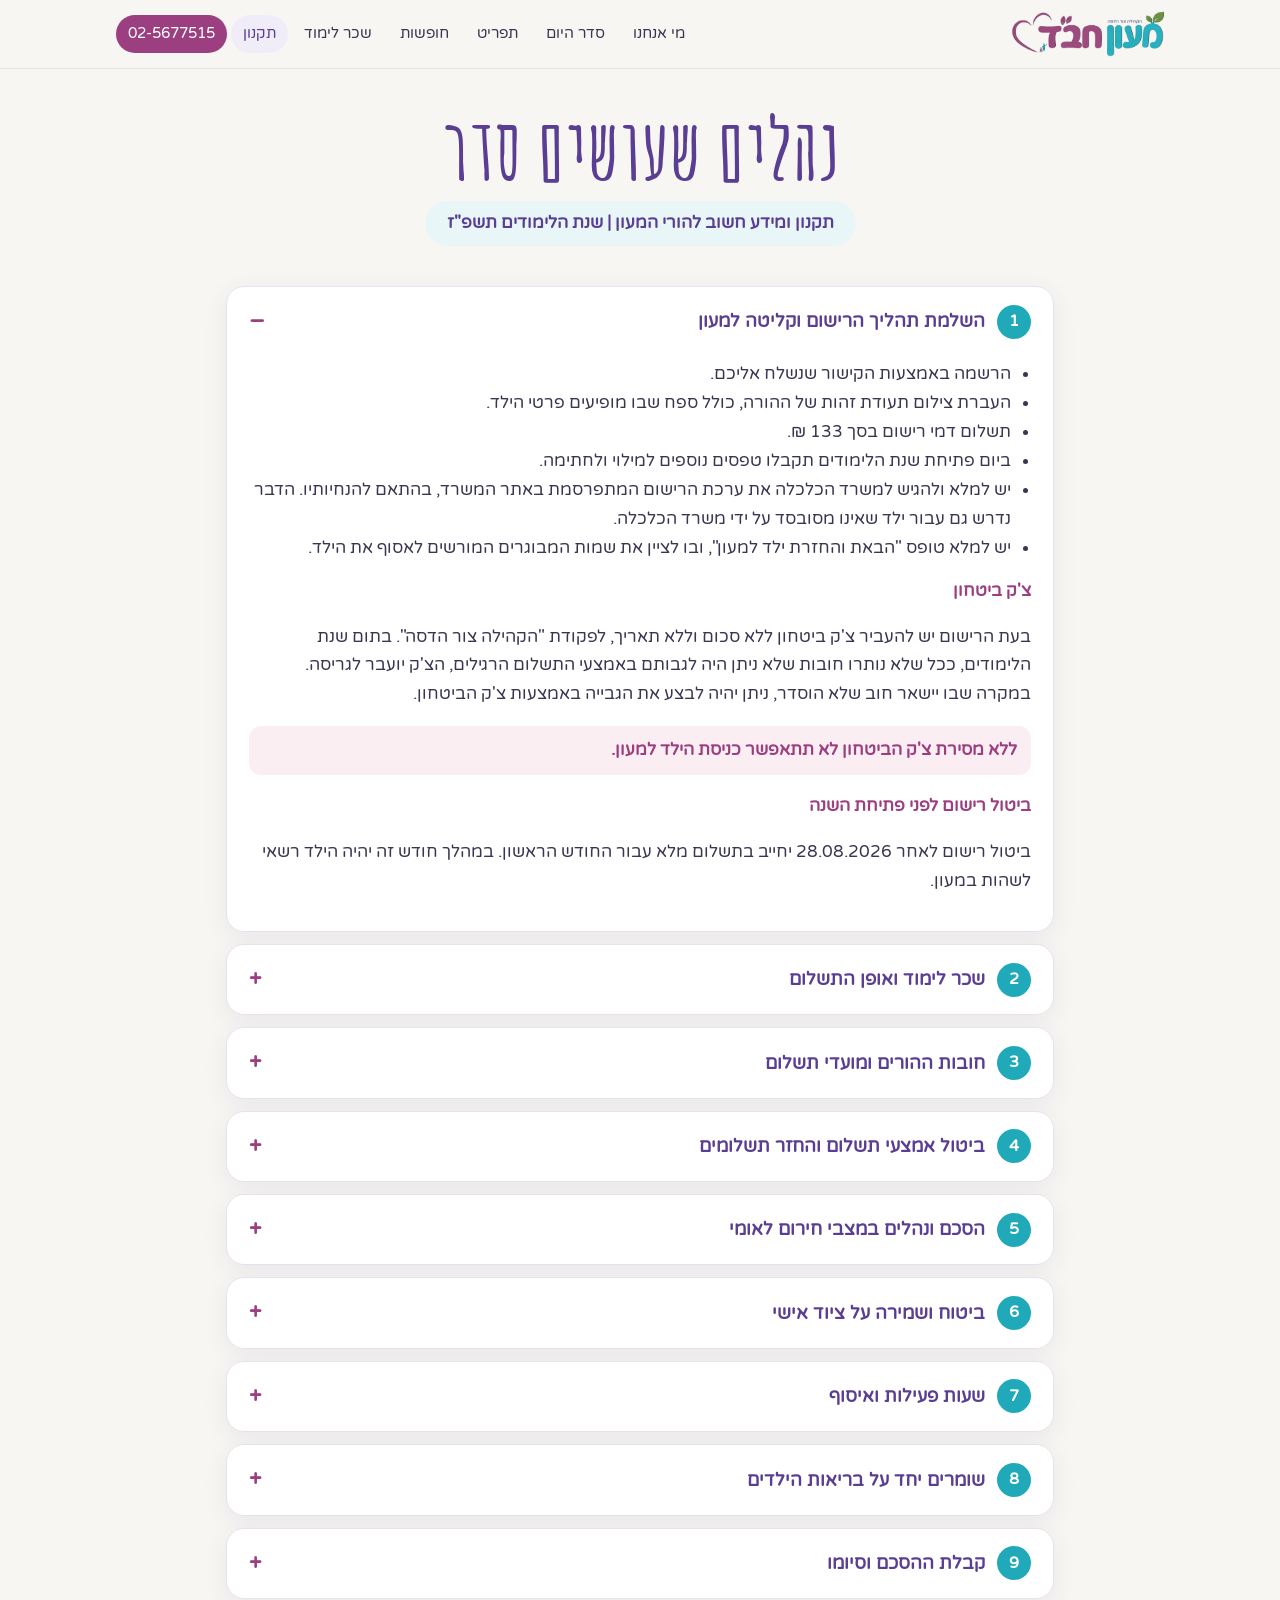
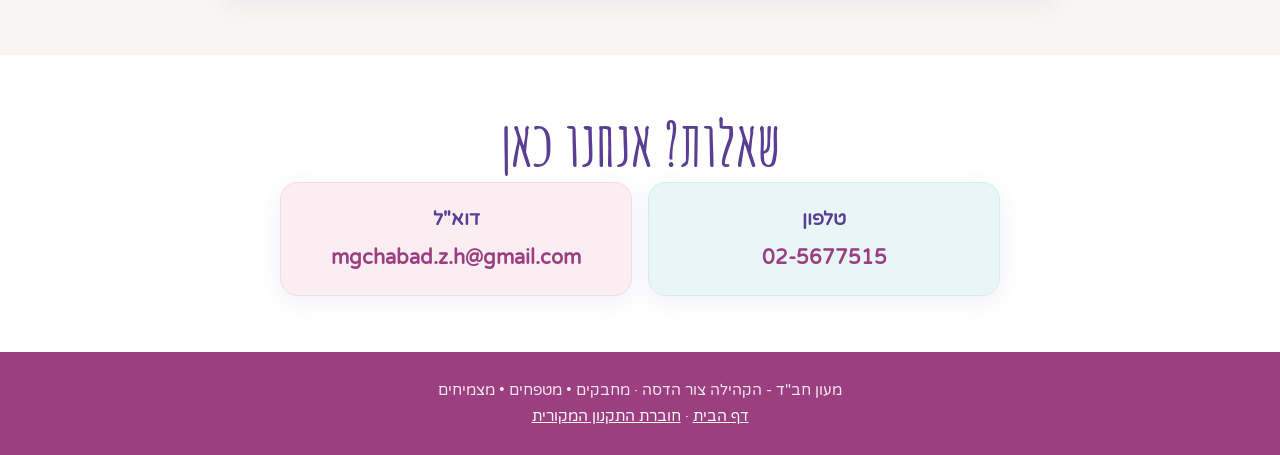
<file: takanon/index.html>
<!doctype html>
<html lang="he" dir="rtl">
<head>
<meta charset="utf-8">
<meta name="viewport" content="width=device-width, initial-scale=1">
<title>תקנון ונהלים - מעון חב"ד צור הדסה</title>
<meta name="description" content="נהלים שעושים סדר: תקנון ומידע חשוב להורי מעון חב&quot;ד צור הדסה לשנת הלימודים תשפ&quot;ז - רישום, שכר לימוד, ביטול, מצבי חירום, ביטוח ובריאות.">
<script>
(function () {
  var r = document.documentElement;
  r.classList.add('scrub');
  if (!matchMedia('(prefers-reduced-motion: reduce)').matches) r.classList.add('motion');
  setTimeout(function () { if (!window.siteReady) r.classList.remove('motion', 'scrub'); }, 4000);
})();
</script>
<link rel="preconnect" href="https://fonts.googleapis.com">
<link rel="preconnect" href="https://fonts.gstatic.com" crossorigin>
<link href="https://fonts.googleapis.com/css2?family=Amatic+SC:wght@700&family=Varela+Round&display=swap" rel="stylesheet">
<link rel="stylesheet" href="../assets/style.css">
</head>
<body>
<div class="scroll-progress" aria-hidden="true"><i></i></div>

<header class="topbar">
  <div class="wrap">
    <a class="brand" href="../" aria-label="מעון חב&quot;ד צור הדסה - דף הבית"><img src="../assets/logo.png" alt="מעון חב&quot;ד - הקהילה צור הדסה"></a>
    <button class="menu-btn" aria-label="תפריט" aria-expanded="false" aria-controls="nav">☰</button>
    <nav class="nav" id="nav">
      <a href="../#about">מי אנחנו</a>
      <a href="../#day">סדר היום</a>
      <a href="../#food">תפריט</a>
      <a href="../#calendar">חופשות</a>
      <a href="../#fees">שכר לימוד</a>
      <a href="./" aria-current="page">תקנון</a>
      <a class="call" href="tel:025677515">02-5677515</a>
    </nav>
  </div>
</header>

<main>
<section class="hero">
  <div class="wrap">
    <h1 class="script">נהלים שעושים סדר</h1>
    <span class="pill">תקנון ומידע חשוב להורי המעון | שנת הלימודים תשפ"ז</span>
  </div>
</section>

<section style="padding-top:8px">
  <div class="wrap rules">

    <details class="rule" open>
      <summary><span class="num">1</span>השלמת תהליך הרישום וקליטה למעון</summary>
      <div class="body">
        <ul>
          <li>הרשמה באמצעות הקישור שנשלח אליכם.</li>
          <li>העברת צילום תעודת זהות של ההורה, כולל ספח שבו מופיעים פרטי הילד.</li>
          <li>תשלום דמי רישום בסך 133 ₪.</li>
          <li>ביום פתיחת שנת הלימודים תקבלו טפסים נוספים למילוי ולחתימה.</li>
          <li>יש למלא ולהגיש למשרד הכלכלה את ערכת הרישום המתפרסמת באתר המשרד, בהתאם להנחיותיו. הדבר נדרש גם עבור ילד שאינו מסובסד על ידי משרד הכלכלה.</li>
          <li>יש למלא טופס "הבאת והחזרת ילד למעון", ובו לציין את שמות המבוגרים המורשים לאסוף את הילד.</li>
        </ul>
        <h4>צ'ק ביטחון</h4>
        <p>בעת הרישום יש להעביר צ'ק ביטחון ללא סכום וללא תאריך, לפקודת "הקהילה צור הדסה". בתום שנת הלימודים, ככל שלא נותרו חובות שלא ניתן היה לגבותם באמצעי התשלום הרגילים, הצ'ק יועבר לגריסה. במקרה שבו יישאר חוב שלא הוסדר, ניתן יהיה לבצע את הגבייה באמצעות צ'ק הביטחון.</p>
        <p class="warn">ללא מסירת צ'ק הביטחון לא תתאפשר כניסת הילד למעון.</p>
        <h4>ביטול רישום לפני פתיחת השנה</h4>
        <p>ביטול רישום לאחר 28.08.2026 יחייב בתשלום מלא עבור החודש הראשון. במהלך חודש זה יהיה הילד רשאי לשהות במעון.</p>
      </div>
    </details>

    <details class="rule">
      <summary><span class="num">2</span>שכר לימוד ואופן התשלום</summary>
      <div class="body">
        <p>שכר הלימוד נקבע לפי תעריפי משרד הכלכלה, מבחני ההכנסה ודרגת הזכאות של המשפחה. הטבלה המלאה מופיעה <a href="../#fees">בעמוד הבית</a>.</p>
        <h4>פריסת תשלומים</h4>
        <ul>
          <li>שכר הלימוד השנתי ייגבה ב-12 תשלומים.</li>
          <li>התשלום החודשי ייגבה ב-1 או ב-5 בכל חודש, באמצעות הוראת קבע מחזורית, אותה יקימו ההורים לטובת עמותת "הקהילה צור הדסה" (בנק מסד, סניף 515, חשבון 394505).</li>
        </ul>
        <h4>שמירה על רצף תשלום</h4>
        <p>ההורים מתחייבים שלא לבטל את אמצעי התשלום במהלך שנת הלימודים.</p>
        <p class="warn">במקרה של ביטול אמצעי התשלום או אי הסדרת התשלומים, הנהלת המעון רשאית להפסיק את שהות הילד, בהתאם להסכם ולאחר ההתראות הנדרשות.</p>
        <h4>דרגת זכאות וסבסוד משרד הכלכלה</h4>
        <p>הורים המעוניינים בקביעת דרגת זכאות לצורך סבסוד שכר הלימוד נדרשים להגיש באופן עצמאי את ערכת הרישום של משרד הכלכלה ולצרף את כל המסמכים הנדרשים בהתאם להנחיות המשרד. הגשת הבקשה באחריות ההורים.</p>
      </div>
    </details>

    <details class="rule">
      <summary><span class="num">3</span>חובות ההורים ומועדי תשלום</summary>
      <div class="body">
        <ul>
          <li>להנהלת המעון אין סמכות לקבוע את דרגת הזכאות.</li>
          <li>האחריות להגשת הבקשה, המסמכים והשלמת התהליך מול משרד הכלכלה מוטלת על ההורים.</li>
          <li>כל עוד לא הוסדרה דרגת הזכאות, ייגבה שכר לימוד מלא בהתאם לדרגה 12, ללא צורך בהודעה נוספת.</li>
          <li>לאחר קבלת דרגת הזכאות תיערך התחשבנות רטרואקטיבית בהתאם למועד שממנו אושרה הדרגה.</li>
          <li>חיובים או זיכויים הנובעים מהדרגה יקוזזו או יתווספו לגביות הבאות.</li>
          <li>לא יבוצע החזר שכר לימוד במהלך שנת הלימודים.</li>
          <li>גובה שכר הלימוד עשוי להשתנות במהלך השנה בהתאם לעדכוני התעריפים שייקבעו על ידי משרד הכלכלה.</li>
        </ul>
        <h4>מועדי תשלום</h4>
        <p><b>גובה התשלום נקבע על פי גיל הילד ביום תחילת שנת הלימודים, לכל שנת הלימודים,</b> ולא בהתאם לקבוצה שאליה שובץ הילד.</p>
        <p>בתום שנת הלימודים, ולא יאוחר מ-31.08.2027, ייערך חשבון סופי ביחס לשכר הלימוד הנדרש בהתאם לדרגה שנקבעה ולתשלומים ששולמו בפועל. ככל שיימצאו הפרשים לתשלום, הם ייגבו בתוך 7 ימים ממועד מסירת החשבון.</p>
        <h4>תשלום במקרים מיוחדים</h4>
        <p>שכר הלימוד משולם במלואו גם במקרה שבו הילד נעדר מהמעון מסיבה אישית, מחלה, חופשה או מכל סיבה אחרת. בנוסף לשכר הלימוד, ייגבה בתחילת השנה תשלום חד פעמי עבור "ביטוח תאונות אישיות לילדי המעון". גובה התשלום ייקבע בהתאם לתעריף שיפורסם על ידי משרד הכלכלה.</p>
      </div>
    </details>

    <details class="rule">
      <summary><span class="num">4</span>ביטול אמצעי תשלום והחזר תשלומים</summary>
      <div class="body">
        <h4>ביטול אמצעי תשלום / פיגור בתשלום</h4>
        <ul>
          <li>במקרה של ביטול אמצעי תשלום, המחאה שלא כובדה או תשלום שלא נפרע, יחויבו ההורים בהוצאות שנגרמו עקב כך, לרבות הוצאות טיפול ושכר טרחת עורך דין, ככל שיהיו, ובסכום שלא יפחת מ-45 ₪.</li>
          <li>במקרה של פיגור בתשלום, המפעיל יהיה רשאי להפסיק את שהות הילד במעון, לאחר התראה בכתב של 14 ימים מראש, אם החוב לא הוסדר בתקופה זו.</li>
        </ul>
        <h4>מצבים בהם לא יחול החזר תשלומים</h4>
        <p>אנו מקווים שילדכם ישהה במעון לאורך שנת הלימודים כולה. אם בכל זאת ברצונכם לבטל את הרישום, יש למסור הודעה בכתב ובהתאם לתנאים הבאים:</p>
        <ul>
          <li>הודעה שנמסרה עד ל-15 בחודש תחייב בתשלום עבור אותו חודש, לרבות החלק היחסי של חודש אוגוסט.</li>
          <li>הודעה שנמסרה לאחר ה-15 בחודש תחייב בתשלום שכר הלימוד גם עבור החודש שלאחריו, שבמהלכו הילד רשאי להמשיך להגיע למעון.</li>
          <li>הודעה שתימסר לאחר 30.4, ללא קשר למועד מסירתה, תחייב בתשלום שכר הלימוד עד לסיום שנת הלימודים, כולל חודש אוגוסט.</li>
        </ul>
        <p class="warn">כל שמירת מקום תחויב בתשלום במהלך התקופה.</p>
      </div>
    </details>

    <details class="rule">
      <summary><span class="num">5</span>הסכם ונהלים במצבי חירום לאומי</summary>
      <div class="body">
        <p>השנים האחרונות לימדו את כולנו כי מצבים בלתי צפויים, כגון מצבי חירום ביטחוניים, מגפות, הנחיות ממשלתיות או נסיבות חריגות אחרות, עלולים להביא לצמצום פעילות המעון או לסגירתו הזמנית, שלא ביוזמתו ושלא בשליטתו.</p>
        <h4>בעת אירוע חירום</h4>
        <p>פעילות המעון עשויה להצטמצם או להיפסק בהתאם להוראות הרשויות. ההורים יעודכנו בהקדם על המצב ועל משך ההשבתה הצפוי.</p>
        <h4>תשלום בתקופת חירום</h4>
        <p>התשלומים ייגבו במועדם ובהתאם להסכם הרישום, גם במקרה של צמצום או הפסקת הפעילות בהוראת גורמים מוסמכים. הנהלת המעון תפעל מול ההורים בהגינות, באחריות ובשקיפות.</p>
        <h4>במקרה של סגירה כאמור, המעון:</h4>
        <ul>
          <li>יבחן כל מתווה שיפוי, פיצוי או הנחיה רשמית מטעם המדינה או גורם מוסמך אחר, ויפעל בהתאם להנחיות המחייבות.</li>
          <li>יעשה מאמץ סביר והוגן להשיב להורים סכומים, במלואם או בחלקם, ככל שיתאפשר ובהתאם לנסיבות.</li>
          <li>יעדכן את ההורים בזמן אמת, ככל שניתן, בכל שינוי, הנחיה או החלטה הנוגעים לפעילות המעון ולתשלומים.</li>
        </ul>
        <h4>התאמות והחזרים</h4>
        <p>כל חופשה, החזר, התאמה או קיזוז יבוצעו רק לאחר קבלת הנחיה רשמית מטעם המדינה או גורם מוסמך אחר, ובהתאם להסכם הרישום ולהנחיות הרלוונטיות.</p>
        <ul>
          <li>ימי החופשה המתוכננים מראש ומופיעים בלוח החופשות של המעון ייחשבו כחלק משנת הפעילות וישולמו במלואם, גם כאשר במהלך אותו חודש חלה סגירה עקב נסיבות חירום חריגות.</li>
          <li>בהיעדר מתווה רשמי מחייב או מקור שיפוי, לא תחול על המעון חובה אוטומטית להשבת תשלומים, בין היתר בשל המשך קיומן של הוצאות קבועות כגון שכר צוות, שכירות, אחזקה והוצאות שוטפות נוספות.</li>
        </ul>
      </div>
    </details>

    <details class="rule">
      <summary><span class="num">6</span>ביטוח ושמירה על ציוד אישי</summary>
      <div class="body">
        <h4>ביטוח ואחריות לציוד אישי</h4>
        <p>המפעיל עורך עבור ילדי המעון ביטוח תאונות אישיות, בהתאם לתנאי הפוליסה, וכן ביטוח צד ג' לכיסוי נזקי גוף העלולים להיגרם במהלך השהות או הפעילות במעון. השתתפות ההורים בעלות הביטוח היא 69 ש"ח.</p>
        <h4>השארת ציוד אישי במעון</h4>
        <p>לרבות עגלות ילדים, היא באחריות ההורים, והמעון אינו אחראי לאובדן או לנזק. כדי לסייע בשמירה על החפצים, יש לסמן בבירור כל פריט ולדאוג לנעילת העגלות.</p>
        <h4>השהות במעון והשיבוץ לכיתות</h4>
        <ul>
          <li>הילד ישהה במעון בשעות הפעילות ויקבל את הטיפול והשירותים הנהוגים בו, בהתאם להסכם עם משרד הכלכלה, לסל השירותים ולנהלים המתעדכנים מעת לעת.</li>
          <li>השיבוץ לכיתות ייקבע לפי גיל הילד, שלב התפתחותו, שיקול הדעת המקצועי של צוות המעון והנחיות משרד הכלכלה.</li>
          <li>ההורים מצהירים כי הכירו את המעון ואת אופי הטיפול בו, ומצאו שהמסגרת מתאימה לצורכי ילדם.</li>
        </ul>
        <h4>צילום ותיעוד במעון</h4>
        <p>ההורים מאשרים לצוות המעון לצלם ולתעד את הילד במהלך הפעילות השוטפת, לצורך תיעוד חוויות ופעילויות המעון והצגת תמונות במסגרת המעון.</p>
      </div>
    </details>

    <details class="rule">
      <summary><span class="num">7</span>שעות פעילות ואיסוף</summary>
      <div class="body">
        <p>ימים א'-ה': 7:30-16:00 · יום ו': 7:30-12:00. לוח החופשות המפורסם במידעון יפורסם גם בלוח המודעות של המעון.</p>
        <p>אנו מבקשים להקפיד על איסוף הילדים בזמן, ולא לאחר משעת סגירת המעון.</p>
        <p class="warn">איחור באיסוף יחויב ב-2 ₪ לכל דקה, שיועברו למטפלת שנשארה מעבר לשעות עבודתה. אם בעקבות האיחור המטפלת הפסידה את ההסעה, ההורה יסייע לה להגיע לתחנה חלופית.</p>
      </div>
    </details>

    <details class="rule">
      <summary><span class="num">8</span>שומרים יחד על בריאות הילדים</summary>
      <div class="body">
        <ul>
          <li><b>אין לשלוח למעון ילד חולה.</b> הנהלת המעון רשאית שלא לקבל ילד חולה עד להחלמתו המלאה. אם ילד חלה במהלך שהותו במעון, ניצור קשר עם ההורים ונבקש להגיע ולאסוף אותו בהקדם האפשרי.</li>
          <li><b>מדחום אישי:</b> יש להביא לכל ילד מדחום אישי, מסומן בשמו, שיישמר בתאו האישי. במקרה הצורך, מדידת החום תיעשה בבית השחי באמצעות המדחום האישי של הילד.</li>
          <li><b>חוזרים לאחר מחלה:</b> חזרת ילד למעון לאחר ארבעה ימי היעדרות בעקבות מחלה תתאפשר בצירוף אישור רופא, לאחר שהילד נבדק על ידו באופן פיזי.</li>
          <li><b>מתן תרופות:</b> צוות המעון אינו רשאי לתת לילדים תרופות מכל סוג. אם ילדכם נוטל תרופה באופן קבוע, היא תינתן על ידי אחד ההורים או אדם מטעמם בלבד.</li>
          <li><b>במקרה חירום:</b> אם במהלך השהות במעון יתעורר צורך בטיפול רפואי דחוף, לרבות פינוי באמבולנס, ההוצאות הכרוכות בכך יחולו על ההורים בהתאם לדין ולנהלים הרלוונטיים.</li>
        </ul>
      </div>
    </details>

    <details class="rule">
      <summary><span class="num">9</span>קבלת ההסכם וסיומו</summary>
      <div class="body">
        <p>הילד ישהה במעון במהלך שנת הלימודים תשפ"ז בהתאם ללוח החופשות ולתנאי ההסכם.</p>
        <h4>המפעיל רשאי להביא את ההסכם לסיומו במקרים הבאים:</h4>
        <ol>
          <li>ההורים לא עמדו בתנאי התשלום ולא תיקנו את ההפרה בתוך 14 יום ממועד קבלת התראה בכתב.</li>
          <li>נמסר למערכת מידע מהותי שאינו נכון בנוגע לילד, שיש בו כדי להשפיע על ההתקשרות, ובכפוף לקבלת האישורים הנדרשים ממשרד הכלכלה.</li>
          <li>נמצא כי המשך שהותו של הילד במעון אינו מתאים מבחינה בריאותית, נפשית, פיזית או התנהגותית, בכפוף להליך המקצועי הנדרש: הילד נבדק בידי גורם מקצועי מומחה, שהגיש חוות דעת בכתב, וחוות הדעת הועברה למנהלת התחום במחוז ונבחנה בהתאם לנהלים.</li>
        </ol>
        <p class="warn">לפני החלטה סופית, תינתן להורים אפשרות להשמיע את עמדתם.</p>
        <h4>הודעה וסיום התקשרות</h4>
        <p>ההחלטה תתקבל בהתאם ללוחות הזמנים הקבועים בנהלים. אם יוחלט על סיום ההתקשרות, תימסר להורים הודעה בכתב וההסכם יסתיים בתום תקופת ההודעה המוקדמת. במקרים חריגים, ובכפוף לדין ולנהלים החלים על המעון, ניתן יהיה לסיים את ההתקשרות באופן מיידי.</p>
      </div>
    </details>

  </div>
</section>

<section class="alt contact">
  <div class="wrap">
    <h2 class="script">שאלות? אנחנו כאן</h2>
    <div class="grid g2">
      <div class="card teal"><h3>טלפון</h3><a href="tel:025677515" dir="ltr">02-5677515</a></div>
      <div class="card pink"><h3>דוא"ל</h3><a href="mailto:mgchabad.z.h@gmail.com">mgchabad.z.h@gmail.com</a></div>
    </div>
  </div>
</section>
</main>

<footer>
  <div class="wrap">
    מעון חב"ד - הקהילה צור הדסה · מחבקים • מטפחים • מצמיחים<br>
    <a href="../">דף הבית</a> · <a href="https://online.fliphtml5.com/vpedvh/ljob/">חוברת התקנון המקורית</a>
  </div>
</footer>

<script src="../assets/vendor/lenis.min.js"></script>
<script src="../assets/site.js"></script>
</body>
</html>
</file>
<file: assets/style.css>
/* מעון חב"ד צור הדסה - עיצוב משותף */
:root {
  --bg: #f7f6f2;
  --card: #ffffff;
  --ink: #3b3550;
  --muted: #6d6782;
  --violet: #5a3e93;
  --plum: #9b3f80;
  --teal: #20a9b8;
  --green: #74a644;
  --pink-soft: #fbeef3;
  --teal-soft: #e8f6f7;
  --green-soft: #eff6e6;
  --violet-soft: #f0edf8;
  --line: #e7e3ee;
  --radius: 18px;
  --shadow: 0 6px 24px rgba(90, 62, 147, .08);
}

* { box-sizing: border-box; }
html { scroll-behavior: smooth; scroll-padding-top: 84px; }
body {
  margin: 0;
  background: var(--bg);
  color: var(--ink);
  font-family: "Varela Round", "Rubik", Arial, sans-serif;
  font-size: 17px;
  line-height: 1.7;
}
img { max-width: 100%; height: auto; display: block; }
a { color: var(--plum); }
.wrap { max-width: 1080px; margin: 0 auto; padding: 0 16px; }

/* כותרת עליונה */
.topbar {
  position: sticky; top: 0; z-index: 20;
  background: rgba(247, 246, 242, .94);
  backdrop-filter: blur(6px);
  border-bottom: 1px solid var(--line);
}
.topbar .wrap { display: flex; align-items: center; justify-content: space-between; gap: 12px; height: 68px; }
.brand img { height: 46px; width: auto; }
.nav { display: flex; gap: 4px; flex-wrap: wrap; }
.nav a {
  text-decoration: none; color: var(--ink); padding: 6px 12px; border-radius: 999px; font-size: 15px;
}
.nav a:hover, .nav a[aria-current="page"] { background: var(--violet-soft); color: var(--violet); }
.nav .call { background: var(--plum); color: #fff; }
.nav .call:hover { background: var(--violet); color: #fff; }
.menu-btn { display: none; background: none; border: 0; font-size: 26px; color: var(--violet); cursor: pointer; }

@media (max-width: 860px) {
  .menu-btn { display: block; }
  .nav {
    display: none; position: absolute; top: 68px; right: 0; left: 0;
    flex-direction: column; background: var(--bg); padding: 8px 16px 16px; border-bottom: 1px solid var(--line);
  }
  .nav.open { display: flex; }
  .nav a { padding: 10px 12px; }
}

/* כותרות בכתב יד */
.script { font-family: "Amatic SC", "Varela Round", sans-serif; font-weight: 700; color: var(--violet); line-height: 1.05; }
h1.script { font-size: clamp(48px, 9vw, 84px); margin: 0 0 8px; }
h2.script { font-size: clamp(42px, 7vw, 62px); margin: 0 0 6px; text-align: center; }
.sub { text-align: center; color: var(--muted); margin: 0 auto 32px; max-width: 640px; }
h3 { margin: 0 0 6px; font-size: 19px; color: var(--violet); }

section { padding: 56px 0; }
section.alt { background: #fff; }

/* פתיח */
.hero { padding: 36px 0 24px; text-align: center; }
.hero .logo { width: 100%; max-width: 520px; margin: 0 auto 18px; }
.hero .pill {
  display: inline-block; background: var(--teal-soft); color: var(--violet); border-radius: 999px;
  padding: 8px 22px; font-weight: 700; margin-bottom: 8px;
}
.hero .tagline { color: var(--plum); font-weight: 700; letter-spacing: .5px; margin: 8px 0 0; }
.hero .art { width: 100%; max-width: 820px; margin: 18px auto 0; mix-blend-mode: multiply; border-radius: var(--radius); }
.cta { display: flex; gap: 10px; justify-content: center; flex-wrap: wrap; margin-top: 18px; }
.btn {
  display: inline-block; text-decoration: none; padding: 11px 24px; border-radius: 999px; font-weight: 700;
  background: var(--plum); color: #fff; border: 2px solid var(--plum);
}
.btn.ghost { background: transparent; color: var(--plum); }
.btn:hover { background: var(--violet); border-color: var(--violet); color: #fff; }

/* כרטיסים */
.grid { display: grid; gap: 16px; }
.g2 { grid-template-columns: repeat(2, 1fr); }
.g3 { grid-template-columns: repeat(3, 1fr); }
.g4 { grid-template-columns: repeat(4, 1fr); }
@media (max-width: 860px) { .g3, .g4 { grid-template-columns: repeat(2, 1fr); } }
@media (max-width: 560px) { .g2, .g3, .g4 { grid-template-columns: 1fr; } }

.card {
  background: var(--card); border: 1px solid var(--line); border-radius: var(--radius);
  padding: 20px 22px; box-shadow: var(--shadow);
}
.card p { margin: 0; }
.card.teal { background: var(--teal-soft); border-color: #cfeef1; }
.card.pink { background: var(--pink-soft); border-color: #f4d9e5; }
.card.green { background: var(--green-soft); border-color: #dcebc9; }
.card.violet { background: var(--violet-soft); border-color: #ddd6ef; }
.icon { font-size: 30px; line-height: 1; margin-bottom: 8px; }

.vision { max-width: 760px; margin: 0 auto 36px; text-align: center; font-size: 18px; }
.lead { text-align: center; font-size: 19px; color: var(--violet); margin: 0 auto 28px; max-width: 720px; }

/* סדר יום */
.timeline { list-style: none; margin: 0; padding: 0; display: grid; gap: 8px; }
.timeline li {
  display: grid; grid-template-columns: 78px 1fr; align-items: center;
  background: #fff; border: 1px solid var(--line); border-radius: 14px; overflow: hidden;
}
.timeline time {
  background: var(--plum); color: #fff; text-align: center; font-weight: 700; padding: 10px 0; direction: ltr;
}
.timeline span { padding: 0 16px; }
.schedule-cols { display: grid; grid-template-columns: 1fr 1fr; gap: 24px; }
@media (max-width: 760px) { .schedule-cols { grid-template-columns: 1fr; } }
.hours { display: flex; gap: 12px; justify-content: center; flex-wrap: wrap; margin-bottom: 28px; }
.hours .card { text-align: center; min-width: 220px; }
.hours strong { display: block; font-size: 26px; color: var(--teal); direction: ltr; }
.note { font-size: 15px; color: var(--muted); margin-top: 12px; }

/* מה מביאים */
.bring { display: grid; grid-template-columns: 300px 1fr; gap: 28px; align-items: center; }
.bring img { mix-blend-mode: multiply; }
@media (max-width: 760px) { .bring { grid-template-columns: 1fr; } .bring img { max-width: 260px; margin: 0 auto; } }
.chips { display: flex; flex-wrap: wrap; gap: 10px; list-style: none; padding: 0; margin: 0 0 16px; }
.chips li { background: #fff; border: 1px solid var(--line); border-radius: 999px; padding: 8px 18px; }
.flag { background: var(--pink-soft); border-radius: 14px; padding: 12px 18px; color: var(--plum); font-weight: 700; }

/* תפריט */
.tabs { display: flex; gap: 8px; justify-content: center; margin-bottom: 18px; }
.tabs button {
  font: inherit; border: 2px solid var(--teal); background: #fff; color: var(--teal);
  padding: 6px 22px; border-radius: 999px; cursor: pointer; font-weight: 700;
}
.tabs button[aria-selected="true"] { background: var(--teal); color: #fff; }
.table-scroll { overflow-x: auto; border-radius: var(--radius); box-shadow: var(--shadow); }
table.menu { width: 100%; min-width: 720px; border-collapse: collapse; background: #fff; font-size: 15px; }
table.menu th, table.menu td { border: 1px solid var(--line); padding: 10px 8px; vertical-align: top; text-align: center; }
table.menu thead th { background: var(--teal); color: #fff; }
table.menu tbody th { background: var(--plum); color: #fff; width: 96px; }
table.menu td ul { list-style: none; margin: 0; padding: 0; }
table.menu tr.snack td { background: var(--teal-soft); color: var(--violet); }
table.menu td.shabbat { background: var(--violet-soft); color: var(--violet); font-weight: 700; vertical-align: middle; }

/* לוח חופשות */
table.cal { width: 100%; border-collapse: collapse; background: #fff; }
table.cal th, table.cal td { border: 1px solid #ead6e3; padding: 10px 12px; text-align: center; }
table.cal thead th { background: var(--plum); color: #fff; }
table.cal td small { display: block; color: var(--muted); }
.cal-notes { margin-top: 18px; }
@media (max-width: 640px) {
  table.cal thead { display: none; }
  table.cal, table.cal tbody, table.cal tr, table.cal td { display: block; width: 100%; }
  table.cal tr { margin-bottom: 10px; border: 1px solid #ead6e3; border-radius: 14px; overflow: hidden; }
  table.cal td { border: 0; border-bottom: 1px solid #f3e7ef; text-align: right; }
  table.cal td::before { content: attr(data-label) ": "; font-weight: 700; color: var(--plum); }
}

/* שכר לימוד */
.fees { display: grid; gap: 12px; max-width: 760px; margin: 0 auto; }
.fee { display: grid; grid-template-columns: 110px 1fr; align-items: center; gap: 16px; }
.fee b.tag { color: #fff; border-radius: 12px; text-align: center; padding: 10px 0; font-size: 20px; }
.fee .price { font-size: 22px; font-weight: 700; color: var(--violet); }
.extras { display: grid; grid-template-columns: repeat(3, 1fr); gap: 12px; max-width: 760px; margin: 16px auto 0; text-align: center; }
@media (max-width: 560px) { .extras { grid-template-columns: 1fr; } .fee { grid-template-columns: 90px 1fr; } }
.bank { max-width: 760px; margin: 20px auto 0; }
.bank dl { display: grid; grid-template-columns: 150px 1fr; gap: 6px 12px; margin: 0; }
.bank dt { font-weight: 700; color: var(--violet); }
.bank dd { margin: 0; overflow-wrap: anywhere; }
@media (max-width: 560px) { .bank dl { grid-template-columns: 1fr; gap: 0; } .bank dd { margin-bottom: 8px; } }

/* תקנון */
.rules { display: grid; gap: 12px; max-width: 860px; margin: 0 auto; }
details.rule { background: #fff; border: 1px solid var(--line); border-radius: var(--radius); box-shadow: var(--shadow); }
details.rule summary {
  cursor: pointer; list-style: none; padding: 16px 22px; font-weight: 700; color: var(--violet); font-size: 18px;
  display: flex; align-items: center; gap: 12px;
}
details.rule summary::-webkit-details-marker { display: none; }
details.rule summary::after { content: "+"; margin-inline-start: auto; font-size: 22px; color: var(--plum); }
details.rule[open] summary::after { content: "−"; }
details.rule .num {
  flex: none; width: 34px; height: 34px; border-radius: 50%; background: var(--teal); color: #fff;
  display: grid; place-items: center; font-size: 16px;
}
details.rule .body { padding: 0 22px 18px; }
details.rule h4 { margin: 14px 0 4px; color: var(--plum); }
details.rule ul { margin: 4px 0; padding-inline-start: 20px; }
.warn { background: var(--pink-soft); border-radius: 12px; padding: 10px 14px; color: var(--plum); font-weight: 700; margin-top: 10px; }

/* יצירת קשר ותחתית */
.contact { text-align: center; }
.contact .grid { max-width: 720px; margin: 0 auto; }
.contact a { font-size: 20px; font-weight: 700; text-decoration: none; }
footer { background: var(--plum); color: #fbe9f3; padding: 26px 0; text-align: center; font-size: 15px; }
footer a { color: #fff; }
.closing { max-width: 720px; margin: 0 auto; text-align: center; font-size: 18px; }
.closing .sign { font-family: "Amatic SC", sans-serif; font-size: 36px; color: var(--plum); font-weight: 700; margin-top: 10px; }

/* תנועה, כמו באתר בית הספר: הכול פעיל רק תחת .motion, שנוסף כשהמשתמש לא ביקש לצמצם תנועה. בלי JavaScript התוכן גלוי כרגיל. */
.lenis.lenis-smooth { scroll-behavior: auto !important; }
.lenis.lenis-stopped { overflow: hidden; }
:root { --ease: cubic-bezier(.2, .75, .2, 1); }
@media (prefers-reduced-motion: reduce) { html { scroll-behavior: auto; } }

.scroll-progress { position: fixed; inset-inline: 0; top: 0; height: 4px; z-index: 40; pointer-events: none; }
.scroll-progress i { display: block; height: 100%; background: linear-gradient(90deg, var(--teal), var(--green), var(--plum)); transform: scaleX(var(--scroll, 0)); transform-origin: right; }
.topbar { transition: box-shadow .3s; }
.topbar.is-scrolled { box-shadow: 0 6px 20px rgba(90, 62, 147, .12); }

/* פתיח */
.motion .hero .logo { animation: pop .8s var(--ease) backwards; }
.motion .hero h1, .motion .hero .pill, .motion .hero .tagline, .motion .hero .cta { animation: rise .8s var(--ease) backwards; }
.motion .hero h1 { animation-delay: .15s; }
.motion .hero .pill { animation-delay: .3s; }
.motion .hero .tagline { animation-delay: .4s; }
.motion .hero .cta { animation-delay: .5s; }
@keyframes rise { from { opacity: 0; transform: translateY(34px); } }
@keyframes pop { from { opacity: 0; transform: scale(.85); } }

/* כניסה בגלילה. הרשימה זהה לזו שב-site.js */
.motion main :is(h2, .lead, .sub, .card, .timeline li, .table-scroll, details.rule, .chips li, .flag, .tabs, table.cal tr):not(.open-text h2):not(.in) { opacity: 0; }
.motion main .in { animation: rise .85s var(--ease) var(--d, 0s) backwards; }

.card, .btn { transition: transform .25s var(--ease), box-shadow .25s var(--ease), background-color .2s; }
.card:hover { transform: translateY(-6px); box-shadow: 0 18px 36px rgba(90, 62, 147, .15); }
.btn:hover { transform: translateY(-2px); }

/* הקטע שנפתח בגלילה */
section.open-scroll { padding: 0; position: relative; }
.open-pin { position: relative; min-height: 70vh; display: grid; place-items: center; overflow: hidden; background: var(--bg); }
.open-frame { position: absolute; inset: 0; }
.open-frame img { width: 100%; height: 100%; object-fit: cover; }
.open-text { position: relative; z-index: 1; width: min(860px, 100%); padding: 24px; text-align: center; color: #fff; text-shadow: 0 2px 16px rgba(0, 0, 0, .45); }
.open-text h2 { color: #fff; font-family: "Amatic SC", sans-serif; font-size: clamp(46px, 9vw, 86px); line-height: 1.05; margin: 0 0 8px; }
.open-text p { font-size: clamp(18px, 2.6vw, 24px); margin: 0; }
.open-frame::after { content: ''; position: absolute; inset: 0; background: rgba(74, 44, 110, .55); }
.scrub .open-scroll { height: 220vh; }
.scrub .open-pin { position: sticky; top: 0; height: 100vh; height: 100svh; min-height: 0; }
.scrub .open-frame { clip-path: inset(var(--inset-y, 24%) var(--inset-x, 24%) round var(--round, 36px)); }
.scrub .open-frame img { transform: scale(var(--zoom, 1.22)); }
.scrub .open-frame::after { opacity: var(--shade, 0); }
.scrub .open-text { opacity: var(--shade, 0); transform: translateY(var(--text-y, 24px)); }
@media (max-width: 900px) {
  .scrub .open-scroll { height: 170vh; }
}
@media print {
  .scroll-progress { display: none !important; }
  .motion * { opacity: 1 !important; clip-path: none !important; animation: none !important; }
  .scrub .open-scroll { height: auto; }
}
</file>
